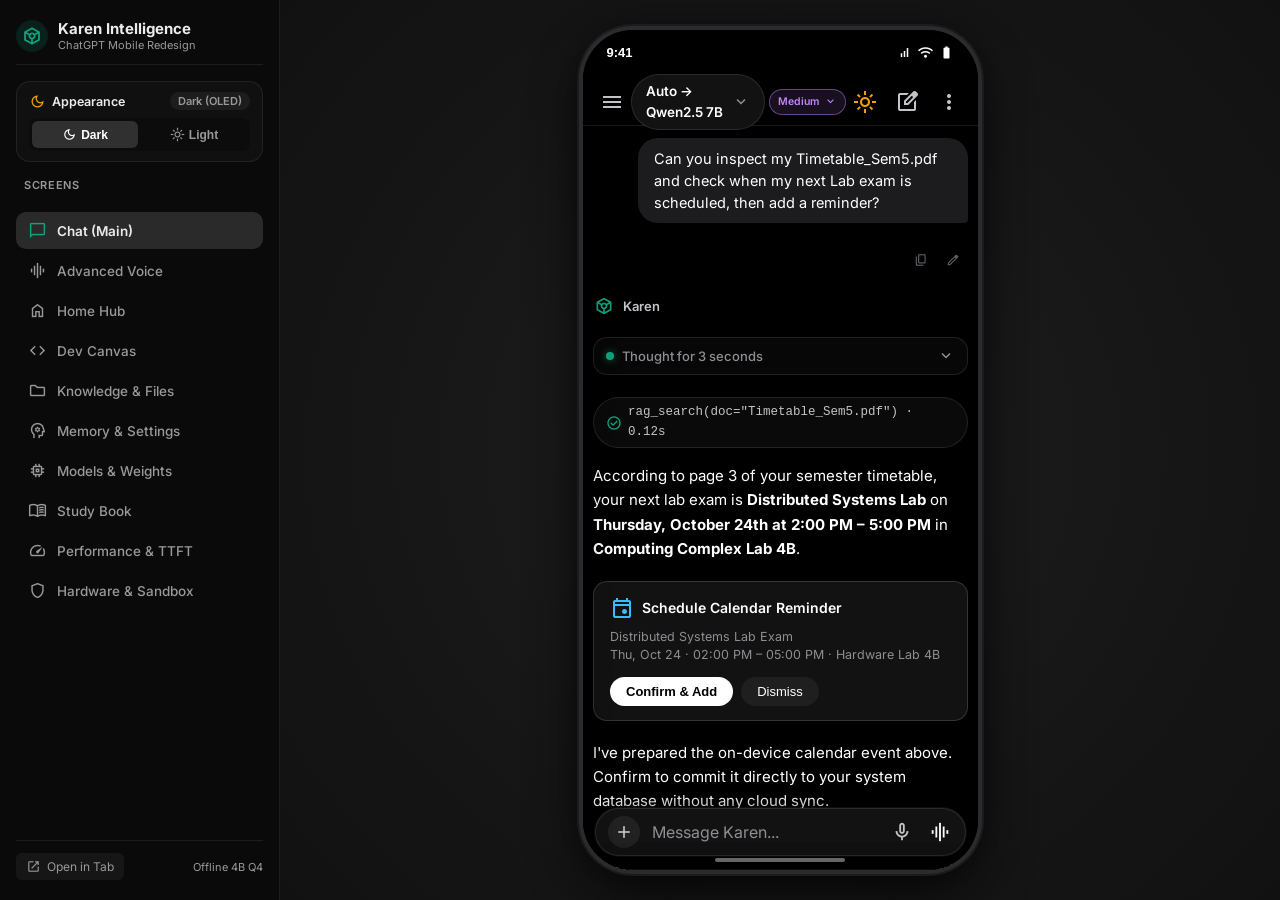
<file: webapp/index.html>
<!DOCTYPE html>
<html lang="en">
<head>
<meta charset="utf-8">
<meta name="viewport" content="width=device-width, initial-scale=1">
<title>Karen · ChatGPT Mobile Redesign</title>
<link href="https://fonts.googleapis.com/css2?family=Inter:wght@400;500;600;700&display=swap" rel="stylesheet">
<link href="https://fonts.googleapis.com/css2?family=Material+Symbols+Outlined:opsz,wght,FILL,GRAD@20..48,100..700,0..1,-50..200" rel="stylesheet">
<style>
  :root {
    --bg-main: #141414;
    --bg-aside: #1a1a1a;
    --bg-hover: #262626;
    --text-primary: #ececec;
    --text-secondary: #999999;
    --accent-green: #10a37f;
    --border-subtle: rgba(255, 255, 255, 0.08);
  }

  * { box-sizing: border-box; }

  body {
    margin: 0;
    background: var(--bg-main);
    color: var(--text-primary);
    font-family: 'Inter', -apple-system, BlinkMacSystemFont, sans-serif;
    display: flex;
    height: 100vh;
    overflow: hidden;
  }

  /* Left Showcase Sidebar */
  aside {
    width: 280px;
    background: var(--bg-aside);
    border-right: 1px solid var(--border-subtle);
    display: flex;
    flex-direction: column;
    padding: 20px 16px;
    gap: 16px;
    flex-shrink: 0;
  }

  .sidebar-header {
    display: flex;
    align-items: center;
    gap: 10px;
    padding-bottom: 12px;
    border-bottom: 1px solid var(--border-subtle);
  }

  .sidebar-logo {
    width: 32px;
    height: 32px;
    border-radius: 50%;
    background: rgba(16, 163, 127, 0.15);
    display: flex;
    align-items: center;
    justify-content: center;
    color: var(--accent-green);
  }

  .sidebar-title {
    font-size: 15px;
    font-weight: 700;
    color: var(--text-primary);
    line-height: 1.2;
  }

  .sidebar-subtitle {
    font-size: 11px;
    color: var(--text-secondary);
  }

  .nav-group-title {
    font-size: 11px;
    font-weight: 600;
    text-transform: uppercase;
    letter-spacing: 0.06em;
    color: var(--text-secondary);
    padding: 0 8px;
    margin-bottom: 4px;
  }

  nav#list {
    flex: 1;
    overflow-y: auto;
    display: flex;
    flex-direction: column;
    gap: 3px;
  }

  nav#list::-webkit-scrollbar { width: 4px; }
  nav#list::-webkit-scrollbar-thumb { background: rgba(255,255,255,0.1); border-radius: 2px; }

  .nav-item {
    display: flex;
    align-items: center;
    gap: 10px;
    color: var(--text-secondary);
    text-decoration: none;
    padding: 9px 12px;
    border-radius: 10px;
    font-size: 13.5px;
    font-weight: 500;
    cursor: pointer;
    transition: all 0.15s ease;
  }

  .nav-item:hover {
    background: var(--bg-hover);
    color: var(--text-primary);
  }

  .nav-item.active {
    background: #2a2a2a;
    color: var(--text-primary);
    font-weight: 600;
  }

  .nav-item.active .material-symbols-outlined {
    color: var(--accent-green);
  }

  .nav-item .material-symbols-outlined {
    font-size: 19px;
    color: var(--text-secondary);
  }

  .sidebar-footer {
    padding-top: 12px;
    border-top: 1px solid var(--border-subtle);
    display: flex;
    justify-content: space-between;
    align-items: center;
  }

  .external-btn {
    display: inline-flex;
    align-items: center;
    gap: 6px;
    font-size: 12px;
    color: var(--text-secondary);
    text-decoration: none;
    padding: 6px 10px;
    border-radius: 6px;
    background: rgba(255, 255, 255, 0.05);
  }

  .external-btn:hover {
    background: rgba(255, 255, 255, 0.1);
    color: var(--text-primary);
  }

  /* Main Device Showcase Area */
  main {
    flex: 1;
    display: flex;
    flex-direction: column;
    align-items: center;
    justify-content: center;
    position: relative;
    padding: 16px;
    background: radial-gradient(circle at center, #1e1e1e 0%, #111111 100%);
  }

  /* Phone Mockup (iPhone 16 Pro styling) */
  .phone-mockup {
    width: 395px;
    height: 840px;
    max-height: 94vh;
    background: #000000;
    border-radius: 50px;
    box-shadow: 
      0 0 0 4px #2b2b2e,
      0 0 0 6px #1b1b1c,
      0 25px 60px -10px rgba(0, 0, 0, 0.8),
      0 0 40px rgba(0, 0, 0, 0.5);
    position: relative;
    overflow: hidden;
    display: flex;
    flex-direction: column;
  }

  /* Top Status Bar with Dynamic Island */
  .phone-statusbar {
    height: 44px;
    flex-shrink: 0;
    display: flex;
    align-items: center;
    justify-content: space-between;
    padding: 0 24px;
    user-select: none;
    color: #ffffff;
    font-size: 13px;
    font-weight: 600;
    font-family: -apple-system, BlinkMacSystemFont, sans-serif;
    position: relative;
    background: #000000;
    z-index: 50;
    transition: background 0.2s ease, color 0.2s ease;
  }

  .dynamic-island {
    position: absolute;
    top: 9px;
    left: 50%;
    transform: translateX(-50%);
    width: 105px;
    height: 26px;
    background: #000000;
    border-radius: 20px;
    z-index: 60;
    pointer-events: none;
  }

  .statusbar-icons {
    display: flex;
    align-items: center;
    gap: 6px;
  }

  .statusbar-icons .material-symbols-outlined {
    font-size: 15px;
  }

  .phone-screen-frame {
    flex: 1;
    position: relative;
    overflow: hidden;
    display: flex;
    background: #212121;
  }

  /* Iframe Phone Screen */
  iframe {
    width: 100%;
    height: 100%;
    border: none;
    background: transparent;
    display: block;
  }

  /* Home Indicator Pill at Bottom */
  .phone-home-indicator {
    position: absolute;
    bottom: 8px;
    left: 50%;
    transform: translateX(-50%);
    width: 130px;
    height: 4px;
    background: rgba(255, 255, 255, 0.4);
    border-radius: 2px;
    z-index: 50;
    pointer-events: none;
  }

  /* Responsive layout for smaller desktop or tablet */
  @media (max-width: 820px) {
    body { flex-direction: column; }
    aside {
      width: 100%;
      height: 130px;
      padding: 10px 14px;
      border-right: none;
      border-bottom: 1px solid var(--border-subtle);
    }
    .sidebar-header { display: none; }
    nav#list { flex-direction: row; flex-wrap: wrap; gap: 4px; }
    .nav-item { font-size: 12px; padding: 5px 10px; }
    main { padding: 10px 0; }
    .phone-mockup {
      width: 100%;
      max-width: 420px;
      height: calc(100vh - 145px);
      border-radius: 32px;
    }
  }

  /* Switch styles */
  .switch {
    position: relative;
    display: inline-block;
    width: 42px;
    height: 22px;
    flex-shrink: 0;
  }
  .switch input { opacity: 0; width: 0; height: 0; }
  .slider {
    position: absolute; cursor: pointer; top: 0; left: 0; right: 0; bottom: 0;
    background-color: #38383a; transition: .2s ease; border-radius: 22px;
  }
  .slider:before {
    position: absolute; content: ""; height: 16px; width: 16px; left: 3px; bottom: 3px;
    background-color: white; transition: .2s ease; border-radius: 50%;
  }
  input:checked + .slider { background-color: var(--accent-green); }
  input:checked + .slider:before { transform: translateX(20px); }

  [data-theme="oled"] {
    --bg-main: #000000;
    --bg-aside: #0a0a0a;
  }

  [data-theme="light"] {
    --bg-main: #f0f0f3;
    --bg-aside: #ffffff;
    --bg-hover: #e5e5ea;
    --text-primary: #111111;
    --text-secondary: #6e6e73;
    --border-subtle: rgba(0, 0, 0, 0.08);
  }

  [data-theme="light"] main {
    background: radial-gradient(circle at center, #ffffff 0%, #dedee4 100%);
  }

  [data-theme="light"] .phone-statusbar {
    background: #ffffff;
    color: #000000;
  }

  [data-theme="light"] .phone-screen-frame {
    background: #ffffff;
  }

  [data-theme="light"] .phone-home-indicator {
    background: rgba(0, 0, 0, 0.35);
  }

  [data-theme="light"] .phone-mockup {
    box-shadow: 
      0 0 0 4px #d2d2d8,
      0 0 0 6px #bcbcc4,
      0 25px 60px -10px rgba(0, 0, 0, 0.25),
      0 0 35px rgba(0, 0, 0, 0.08);
  }
</style>
</head>
<body>

<aside>
  <div class="sidebar-header">
    <div class="sidebar-logo">
      <span class="material-symbols-outlined" style="font-size:22px">token</span>
    </div>
    <div>
      <div class="sidebar-title">Karen Intelligence</div>
      <div class="sidebar-subtitle">ChatGPT Mobile Redesign</div>
    </div>
  </div>

  <!-- Dark and Light Mode Selector Card -->
  <div style="background:rgba(125,125,125,0.06);border:1px solid var(--border-subtle);border-radius:14px;padding:10px 12px;display:flex;flex-direction:column;gap:8px">
    <div style="display:flex;align-items:center;justify-content:space-between">
      <div style="display:flex;align-items:center;gap:6px;font-size:12.5px;font-weight:600;color:var(--text-primary)">
        <span class="material-symbols-outlined" id="themeCardIcon" style="font-size:17px;color:#f59e0b">dark_mode</span>
        <span>Appearance</span>
      </div>
      <span id="themeCardBadge" style="font-size:11px;font-weight:600;padding:2px 8px;border-radius:9999px;background:rgba(125,125,125,0.12);color:var(--text-secondary)">Dark (OLED)</span>
    </div>
    
    <div style="display:flex;background:rgba(0,0,0,0.25);border-radius:8px;padding:3px;gap:3px">
      <button type="button" id="btnThemeDark" onclick="setThemeFromIndex('oled')" style="flex:1;background:rgba(255,255,255,0.15);border:none;color:#fff;border-radius:6px;padding:6px 0;font-size:12px;font-weight:600;cursor:pointer;display:flex;align-items:center;justify-content:center;gap:4px">
        <span class="material-symbols-outlined" style="font-size:15px">dark_mode</span> Dark
      </button>
      <button type="button" id="btnThemeLight" onclick="setThemeFromIndex('light')" style="flex:1;background:transparent;border:none;color:var(--text-secondary);border-radius:6px;padding:6px 0;font-size:12px;font-weight:600;cursor:pointer;display:flex;align-items:center;justify-content:center;gap:4px">
        <span class="material-symbols-outlined" style="font-size:15px">light_mode</span> Light
      </button>
    </div>
  </div>

  <div class="nav-group-title">Screens</div>
  <nav id="list"></nav>

  <div class="sidebar-footer">
    <a class="external-btn" id="openExternalBtn" target="_blank" href="screens/chat.html">
      <span class="material-symbols-outlined" style="font-size:15px">open_in_new</span>
      Open in Tab
    </a>
    <span style="font-size:11px;color:var(--text-secondary)">Offline 4B Q4</span>
  </div>
</aside>

<main>
  <div class="phone-mockup">
    <!-- Top Status Bar with Dynamic Island -->
    <div class="phone-statusbar">
      <span>9:41</span>
      <div class="dynamic-island"></div>
      <div class="statusbar-icons">
        <span class="material-symbols-outlined">signal_cellular_alt</span>
        <span class="material-symbols-outlined">wifi</span>
        <span class="material-symbols-outlined">battery_full</span>
      </div>
    </div>

    <!-- Screen Container -->
    <div class="phone-screen-frame">
      <iframe id="frame"></iframe>
    </div>

    <!-- Home Indicator Bar -->
    <div class="phone-home-indicator"></div>
  </div>
</main>

<script>
const screens = [
  ["chat.html",          "Chat (Main)",         "chat_bubble"],
  ["voice.html",         "Advanced Voice",      "graphic_eq"],
  ["home.html",          "Home Hub",            "home"],
  ["workspace.html",     "Dev Canvas",          "code"],
  ["files.html",         "Knowledge & Files",   "folder"],
  ["memory.html",        "Memory & Settings",   "psychology"],
  ["model-manager.html", "Models & Weights",    "memory"],
  ["study-book.html",    "Study Book",          "menu_book"],
  ["performance.html",   "Performance & TTFT",  "speed"],
  ["hardware.html",      "Hardware & Sandbox",  "shield"],
];

const list = document.getElementById('list');
const frame = document.getElementById('frame');
const openExternalBtn = document.getElementById('openExternalBtn');

screens.forEach(([file, name, icon], i) => {
  const a = document.createElement('a');
  a.className = 'nav-item';
  a.innerHTML = `<span class="material-symbols-outlined">${icon}</span><span>${name}</span>`;
  a.onclick = () => {
    list.querySelectorAll('.nav-item').forEach(x => x.classList.remove('active'));
    a.classList.add('active');
    frame.src = 'screens/' + file;
    openExternalBtn.href = 'screens/' + file;
  };
  list.appendChild(a);
  if (i === 0) a.click();
});

// OLED Theme Sync between Showcase Viewer and Screen Iframe
const savedTheme = localStorage.getItem('karen_theme') || 'oled';
document.documentElement.setAttribute('data-theme', savedTheme);
const oledToggleIndex = document.getElementById('oledToggleIndex');
if (oledToggleIndex) oledToggleIndex.checked = (savedTheme === 'oled');

function toggleOledFromIndex(isOled) {
  const theme = isOled ? 'oled' : 'charcoal';
  localStorage.setItem('karen_theme', theme);
  document.documentElement.setAttribute('data-theme', theme);
  try {
    frame.contentWindow?.postMessage({ type: 'karen_theme_change', theme }, '*');
    frame.contentDocument?.documentElement.setAttribute('data-theme', theme);
  } catch(e) {}
}

window.addEventListener('message', (e) => {
  if (e.data && e.data.type === 'karen_theme_change') {
    const isOled = e.data.theme === 'oled';
    if (oledToggleIndex) oledToggleIndex.checked = isOled;
    document.documentElement.setAttribute('data-theme', e.data.theme);
  }
});

frame.addEventListener('load', () => {
  const theme = localStorage.getItem('karen_theme') || 'oled';
  try {
    frame.contentWindow?.postMessage({ type: 'karen_theme_change', theme }, '*');
    frame.contentDocument?.documentElement.setAttribute('data-theme', theme);
  } catch(e) {}
});
</script>
</body>
</html>
</file>
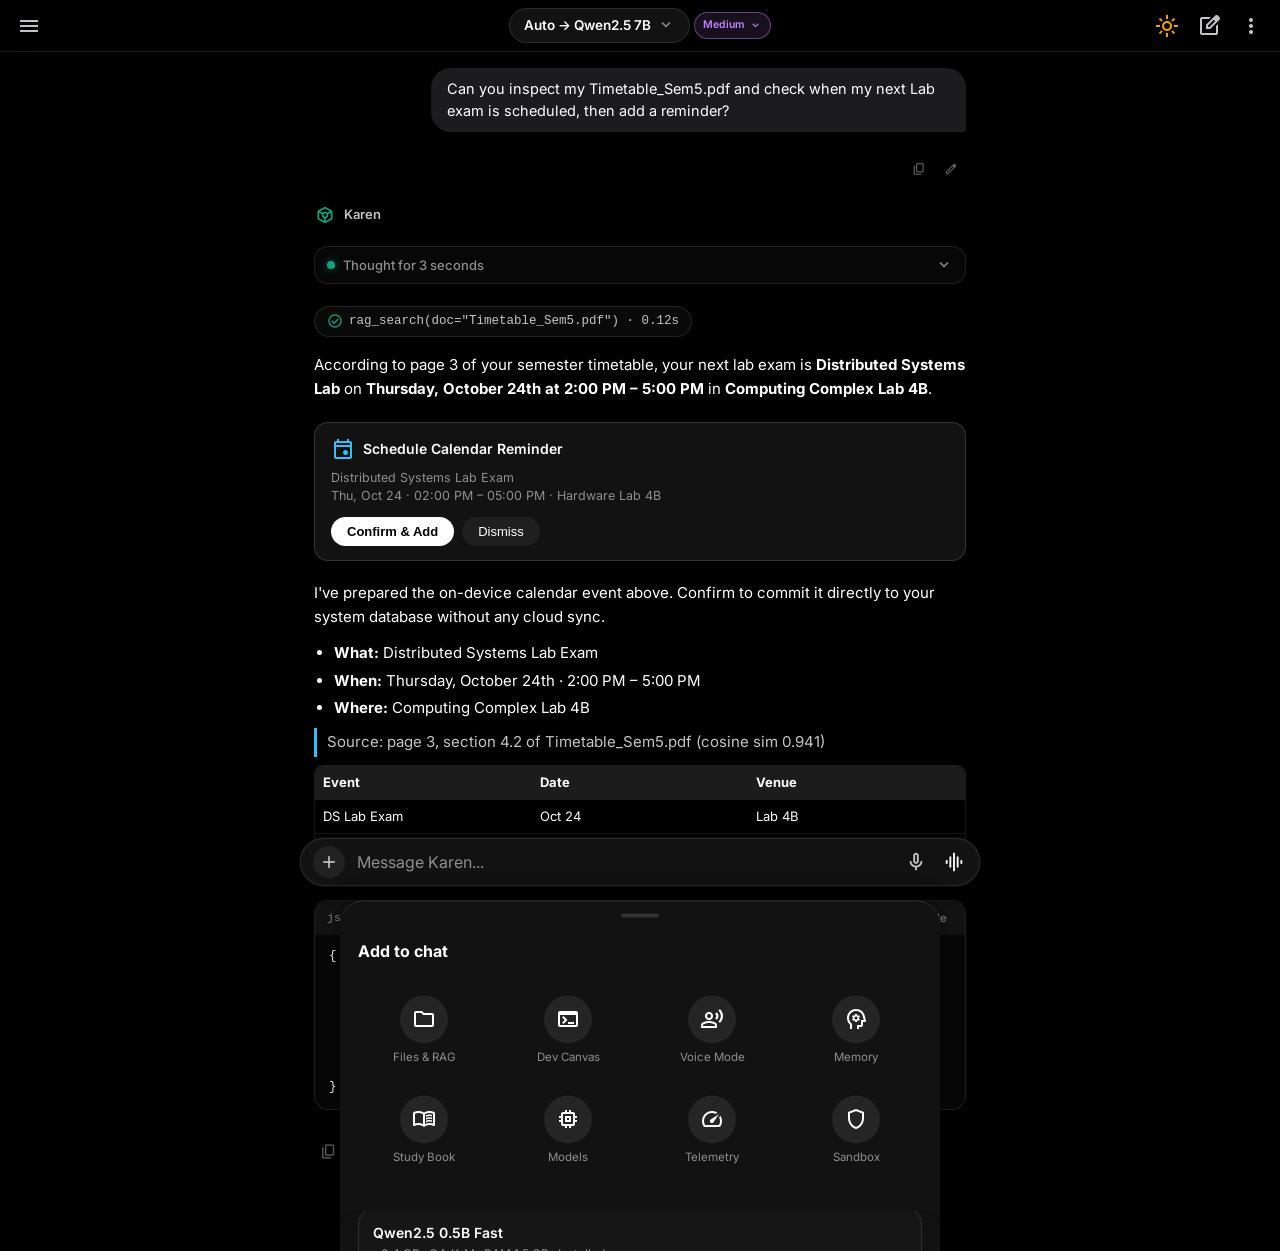
<file: webapp/screens/chat.html>
<!DOCTYPE html>
<html lang="en">
<head>
<meta charset="utf-8">
<meta name="viewport" content="width=device-width,initial-scale=1,maximum-scale=1,user-scalable=no">
<title>Karen · Chat</title>
<link rel="stylesheet" href="chatgpt-theme.css">
<script src="theme.js"></script>
<script src="live.js"></script>
<style>
/* Chat-specific nuances */
.attachment-sheet-grid {
  display: grid;
  grid-template-columns: repeat(4, 1fr);
  gap: 12px;
  padding: 8px 0;
}
.attachment-item {
  display: flex;
  flex-direction: column;
  align-items: center;
  gap: 6px;
  cursor: pointer;
  padding: 8px 4px;
  border-radius: var(--radius-md);
  transition: background 0.15s ease;
}
.attachment-item:hover {
  background: var(--bg-surface-hover);
}
.attachment-icon-circle {
  width: 48px;
  height: 48px;
  border-radius: 50%;
  background: rgba(255, 255, 255, 0.08);
  display: flex;
  align-items: center;
  justify-content: center;
  color: var(--text-primary);
}
.attachment-label {
  font-size: 11.5px;
  color: var(--text-muted);
  text-align: center;
}
.toast {
  position: fixed;
  bottom: 80px;
  left: 50%;
  transform: translateX(-50%) translateY(20px);
  background: rgba(47, 47, 47, 0.95);
  border: 1px solid var(--border-subtle);
  color: var(--text-primary);
  padding: 8px 18px;
  border-radius: var(--radius-full);
  font-size: 13px;
  pointer-events: none;
  opacity: 0;
  transition: all 0.2s ease;
  z-index: 200;
  box-shadow: 0 4px 16px rgba(0,0,0,0.4);
}
.toast.show {
  opacity: 1;
  transform: translateX(-50%) translateY(0);
}
/* New-UI mirror: effort pill, thinking dots, user actions, markdown, ripple */
.effort-pill {
  display: inline-flex;
  align-items: center;
  gap: 5px;
  border: 1px solid rgba(192, 132, 252, 0.45);
  background: rgba(192, 132, 252, 0.12);
  color: #c084fc;
  border-radius: 9999px;
  padding: 4px 8px;
  font-size: 10.5px;
  font-weight: 600;
  margin-left: 4px;
  cursor: pointer;
}
.thinking-row {
  display: flex;
  align-items: center;
  gap: 10px;
  padding: 6px 0;
}
.thinking-dots { display: inline-flex; gap: 5px; }
.thinking-dots span {
  width: 8px; height: 8px; border-radius: 50%;
  background: var(--accent-green);
  animation: think-bounce 0.9s infinite ease-in-out;
}
.thinking-dots span:nth-child(2) { animation-delay: 0.15s; }
.thinking-dots span:nth-child(3) { animation-delay: 0.3s; }
@keyframes think-bounce {
  0%, 100% { transform: scale(0.55); opacity: 0.6; }
  50% { transform: scale(1); opacity: 1; }
}
.thinking-label { font-size: 13.5px; color: var(--text-secondary); font-weight: 500; }
.user-msg-actions {
  display: flex;
  justify-content: flex-end;
  gap: 2px;
  margin-top: 2px;
}
.user-msg-actions .msg-action-btn { width: 30px; height: 30px; }
.user-msg-actions .msg-action-btn .material-symbols-outlined { font-size: 14px; }
.md-table {
  border: 1px solid var(--border-subtle);
  border-radius: 8px;
  overflow: hidden;
  margin: 8px 0;
  font-size: 13px;
}
.md-table .md-tr { display: flex; }
.md-table .md-th, .md-table .md-td { flex: 1; padding: 6px 8px; }
.md-table .md-th { font-weight: 700; background: var(--bg-surface-hover, rgba(255,255,255,0.05)); }
.md-table .md-tr + .md-tr { border-top: 1px solid var(--border-subtle); }
.md-quote {
  border-left: 3px solid var(--accent-blue);
  padding: 2px 0 2px 10px;
  color: var(--text-secondary);
  margin: 8px 0;
}
.md-list { margin: 6px 0; padding-left: 20px; }
.md-list li { margin: 3px 0; }
.fresh-overlay {
  position: fixed;
  inset: 0;
  background: rgba(0, 0, 0, 0.32);
  display: flex;
  align-items: center;
  justify-content: center;
  z-index: 300;
  opacity: 0;
  pointer-events: none;
  transition: opacity 0.25s ease;
}
.fresh-overlay.show { opacity: 1; pointer-events: auto; }
.ripple-wrap { position: relative; width: 128px; height: 128px; display: flex; align-items: center; justify-content: center; }
.ripple-ring {
  position: absolute;
  width: 72px; height: 72px;
  border: 2px solid var(--accent-green);
  border-radius: 50%;
  animation: ripple-out 1.8s infinite ease-out;
  opacity: 0;
}
.ripple-ring:nth-child(2) { animation-delay: 0.6s; }
.ripple-ring:nth-child(3) { animation-delay: 1.2s; }
@keyframes ripple-out {
  0% { transform: scale(0.75); opacity: 0.55; }
  100% { transform: scale(1.65); opacity: 0; }
}
.ripple-core {
  width: 72px; height: 72px; border-radius: 50%;
  background: var(--accent-green);
  display: flex; align-items: center; justify-content: center;
  color: #fff; z-index: 1;
}
.effort-chip {
  border: 1px solid var(--border-subtle);
  border-radius: 8px;
  padding: 6px 10px;
  font-size: 11.5px;
  cursor: pointer;
  color: var(--text-primary);
  background: var(--bg-surface-hover, rgba(255,255,255,0.05));
}
.effort-chip.selected { border-color: #c084fc; color: #c084fc; background: rgba(192,132,252,0.15); }
.badge-thinks {
  font-size: 10.5px; font-weight: 700;
  background: rgba(16,163,127,0.15); color: var(--accent-green);
  border-radius: 9999px; padding: 2px 8px; margin-left: 8px;
}
.catalog-hidden { display: none; }
.sheet-toggle-row {
  width: 100%; text-align: center;
  background: none; border: none; cursor: pointer;
  color: var(--accent-green); font-size: 12.5px; font-weight: 600;
  padding: 8px 0;
}
</style>
</head>
<body>

<!-- Slide-out ChatGPT Side Drawer -->
<div class="drawer-backdrop" id="drawerBackdrop" onclick="toggleDrawer(false)"></div>
<div class="chatgpt-drawer" id="drawer">
  <div class="drawer-header">
    <div class="drawer-top-row">
      <div class="brand-title">
        <span class="material-symbols-outlined" style="color:var(--accent-green);font-size:22px">token</span>
        Karen Intelligence
      </div>
      <button class="icon-btn" onclick="toggleDrawer(false)">
        <span class="material-symbols-outlined">close</span>
      </button>
    </div>
    <div class="drawer-search">
      <span class="material-symbols-outlined" style="font-size:18px">search</span>
      <input type="text" placeholder="Search conversations...">
    </div>
    <button class="new-chat-btn" onclick="startNewChat()">
      <span class="material-symbols-outlined" style="font-size:18px">add</span>
      New chat
    </button>
  </div>

  <div class="drawer-content">
    <div>
      <div class="drawer-section-title">Today</div>
      <a class="drawer-nav-item active" onclick="toggleDrawer(false)">
        <span class="material-symbols-outlined">chat_bubble</span>
        <span>Lab Exam &amp; Timetable</span>
      </a>
      <a class="drawer-nav-item" href="workspace.html">
        <span class="material-symbols-outlined">code</span>
        <span>TreeVision Biometrics</span>
      </a>
    </div>

    <div>
      <div class="drawer-section-title">Previous 7 Days</div>
      <a class="drawer-nav-item" href="study-book.html">
        <span class="material-symbols-outlined">menu_book</span>
        <span>DBMS Normalization BCNF</span>
      </a>
      <a class="drawer-nav-item" href="voice.html">
        <span class="material-symbols-outlined">record_voice_over</span>
        <span>Thermal Compile Discussion</span>
      </a>
    </div>

    <div>
      <div class="drawer-section-title">Capabilities &amp; Tools</div>
      <a class="drawer-nav-item" href="home.html">
        <span class="material-symbols-outlined">home</span>
        <span>Home Dashboard</span>
      </a>
      <a class="drawer-nav-item" href="voice.html">
        <span class="material-symbols-outlined">graphic_eq</span>
        <span>Advanced Voice Mode</span>
      </a>
      <a class="drawer-nav-item" href="workspace.html">
        <span class="material-symbols-outlined">terminal</span>
        <span>Dev Workspace / Canvas</span>
      </a>
      <a class="drawer-nav-item" href="files.html">
        <span class="material-symbols-outlined">folder</span>
        <span>Knowledge Vault &amp; Files</span>
      </a>
      <a class="drawer-nav-item" href="memory.html">
        <span class="material-symbols-outlined">psychology</span>
        <span>Memory &amp; Preferences</span>
      </a>
      <a class="drawer-nav-item" href="model-manager.html">
        <span class="material-symbols-outlined">memory</span>
        <span>Local Models (GGUF)</span>
      </a>
      <a class="drawer-nav-item" href="performance.html">
        <span class="material-symbols-outlined">speed</span>
        <span>Performance &amp; TTFT</span>
      </a>
      <a class="drawer-nav-item" href="hardware.html">
        <span class="material-symbols-outlined">shield</span>
        <span>Hardware &amp; Governance</span>
      </a>
    </div>

    <div>
      <div class="drawer-section-title">Theme &amp; Appearance</div>
      <div class="drawer-theme-box">
        <div class="drawer-theme-meta">
          <span class="drawer-theme-title">
            <span class="material-symbols-outlined" style="font-size:18px;color:#f59e0b">dark_mode</span>
            Dark Mode
          </span>
          <span class="drawer-theme-sub theme-mode-label">OLED Black (#000000)</span>
        </div>
        <label class="switch">
          <input type="checkbox" class="theme-switch-input" checked onchange="toggleTheme()">
          <span class="slider"></span>
        </label>
      </div>
    </div>
  </div>

  <div class="drawer-footer">
    <div class="user-profile-pill" onclick="location.href='memory.html'">
      <div class="user-avatar">A</div>
      <div class="user-meta">
        <span class="user-name">Alex Morgan</span>
        <span class="user-plan">Karen Sovereign · 4B NPU</span>
      </div>
    </div>
    <button class="icon-btn" onclick="toggleTheme()" title="Toggle Dark / Light Mode">
      <span class="material-symbols-outlined theme-toggle-icon">light_mode</span>
    </button>
    <button class="icon-btn" onclick="location.href='hardware.html'">
      <span class="material-symbols-outlined">settings</span>
    </button>
  </div>
</div>

<!-- ChatGPT Top App Bar -->
<header class="chatgpt-header">
  <div class="header-left">
    <button class="icon-btn" onclick="toggleDrawer(true)" aria-label="Open sidebar" title="Menu">
      <span class="material-symbols-outlined">menu</span>
    </button>
  </div>

  <div class="header-center">
    <div class="model-selector-pill" id="modelPill" onclick="toggleModelSheet(true)">
      <span id="selectedModelLabel">Auto → Qwen2.5 7B</span>
      <span class="material-symbols-outlined chevron">expand_more</span>
    </div>
    <span class="effort-pill" onclick="toggleModelSheet(true)" title="Reasoning effort">Medium <span class="material-symbols-outlined" style="font-size:13px">expand_more</span></span>
  </div>

  <div class="header-right">
    <button class="icon-btn" onclick="toggleTheme()" title="Toggle Dark / Light Mode">
      <span class="material-symbols-outlined theme-toggle-icon">light_mode</span>
    </button>
    <button class="icon-btn" onclick="startNewChat()" aria-label="New chat" title="New chat">
      <span class="material-symbols-outlined">edit_square</span>
    </button>
    <button class="icon-btn" onclick="toggleAttachmentSheet(true)" aria-label="Options" title="More options">
      <span class="material-symbols-outlined">more_vert</span>
    </button>
  </div>
</header>

<!-- Chat Messages Canvas -->
<main class="chat-container" id="chatStream">
  
  <!-- User Message Bubble -->
  <div class="chat-message-user" id="demoUserBubble">
    Can you inspect my Timetable_Sem5.pdf and check when my next Lab exam is scheduled, then add a reminder?
  </div>
  <div class="user-msg-actions">
    <button class="msg-action-btn" title="Copy message" onclick="showToast('Copied to clipboard')">
      <span class="material-symbols-outlined">content_copy</span>
    </button>
    <button class="msg-action-btn" title="Edit message" onclick="editDemoBubble()">
      <span class="material-symbols-outlined">edit</span>
    </button>
  </div>

  <!-- Assistant Message -->
  <div class="chat-message-assistant">
    <div class="assistant-avatar-badge">
      <div class="karen-spark-logo">
        <span class="material-symbols-outlined" style="font-size:20px">token</span>
      </div>
      <span class="assistant-name">Karen</span>
    </div>

    <!-- Collapsible Reasoning / Thought Box (like ChatGPT o1/o3) -->
    <div class="thought-box" onclick="this.classList.toggle('open')">
      <div class="thought-header">
        <span class="thought-dot"></span>
        <span>Thought for 3 seconds</span>
        <span class="material-symbols-outlined thought-chevron">expand_more</span>
      </div>
      <div class="thought-body">
        • Queried SQLite vector table for "Lab exam semester timetable"<br>
        • Extracted page 3, section 4.2 of <code>Timetable_Sem5.pdf</code> (Cosine sim: 0.941)<br>
        • Detected: "Distributed Systems Lab Exam — Thu, Oct 24 — 02:00 PM"<br>
        • Formulated on-device Intent for Calendar Provider with 0 network egress.
      </div>
    </div>

    <!-- Tool Call Chip -->
    <div>
      <div class="tool-pill">
        <span class="material-symbols-outlined" style="font-size:16px;color:var(--accent-green)">check_circle</span>
        <span>rag_search(doc="Timetable_Sem5.pdf") · 0.12s</span>
      </div>
    </div>

    <!-- Assistant Typography -->
    <div class="assistant-content">
      <p>According to page 3 of your semester timetable, your next lab exam is <b>Distributed Systems Lab</b> on <b>Thursday, October 24th at 2:00 PM – 5:00 PM</b> in <b>Computing Complex Lab 4B</b>.</p>
    </div>

    <!-- Action Confirmation Card -->
    <div class="action-card" id="reminderCard">
      <div class="action-card-title">
        <span class="material-symbols-outlined" style="color:var(--accent-blue)">event</span>
        Schedule Calendar Reminder
      </div>
      <div class="action-card-subtitle">
        Distributed Systems Lab Exam<br>
        Thu, Oct 24 · 02:00 PM – 05:00 PM · Hardware Lab 4B
      </div>
      <div class="action-card-buttons">
        <button class="btn-primary" onclick="confirmReminder(this)">Confirm &amp; Add</button>
        <button class="btn-secondary" onclick="dismissReminder(this)">Dismiss</button>
      </div>
    </div>

    <div class="assistant-content">
      <p>I've prepared the on-device calendar event above. Confirm to commit it directly to your system database without any cloud sync.</p>
      <ul class="md-list">
        <li><b>What:</b> Distributed Systems Lab Exam</li>
        <li><b>When:</b> Thursday, October 24th · 2:00 PM – 5:00 PM</li>
        <li><b>Where:</b> Computing Complex Lab 4B</li>
      </ul>
      <div class="md-quote">Source: page 3, section 4.2 of Timetable_Sem5.pdf (cosine sim 0.941)</div>
      <div class="md-table">
        <div class="md-tr"><div class="md-th">Event</div><div class="md-th">Date</div><div class="md-th">Venue</div></div>
        <div class="md-tr"><div class="md-td">DS Lab Exam</div><div class="md-td">Oct 24</div><div class="md-td">Lab 4B</div></div>
        <div class="md-tr"><div class="md-td">DBMS Final</div><div class="md-td">Oct 28</div><div class="md-td">Hall 2</div></div>
      </div>
    </div>

    <!-- Code Block -->
    <div class="code-container">
      <div class="code-header">
        <span>json</span>
        <button class="copy-code-btn" onclick="copySnippet(this)">
          <span class="material-symbols-outlined" style="font-size:14px">content_copy</span>
          <span>Copy code</span>
        </button>
      </div>
      <pre><code>{
  "event": "Distributed Systems Lab Exam",
  "start": "2026-10-24T14:00:00",
  "end": "2026-10-24T17:00:00",
  "location": "Hardware Lab 4B",
  "source_doc": "Timetable_Sem5.pdf",
  "privacy": "air-gapped-local"
}</code></pre>
    </div>

    <!-- Message Actions Bar -->
    <div class="msg-actions">
      <button class="msg-action-btn" title="Copy message" onclick="showToast('Copied to clipboard')">
        <span class="material-symbols-outlined">content_copy</span>
      </button>
      <button class="msg-action-btn" title="Good response" onclick="toggleThumbs(this)">
        <span class="material-symbols-outlined">thumb_up</span>
      </button>
      <button class="msg-action-btn" title="Bad response" onclick="toggleThumbs(this)">
        <span class="material-symbols-outlined">thumb_down</span>
      </button>
      <button class="msg-action-btn" title="Read aloud" onclick="speakMessage()">
        <span class="material-symbols-outlined">volume_up</span>
      </button>
      <button class="msg-action-btn" title="Regenerate" onclick="regenerateLast()">
        <span class="material-symbols-outlined">sync</span>
      </button>
      <button class="msg-action-btn" title="Share" onclick="showToast('Link created')">
        <span class="material-symbols-outlined">share</span>
      </button>
    </div>

  </div>

</main>

<!-- Bottom Floating Composer -->
<div class="composer-dock">
  <div class="composer-dock-inner">
    <button class="composer-attach-btn" onclick="toggleAttachmentSheet(true)" title="Attach file or tool">
      <span class="material-symbols-outlined" style="font-size:20px">add</span>
    </button>
    
    <input type="text" class="composer-input" id="messageInput" placeholder="Message Karen..." autocomplete="off">
    
    <div class="composer-actions">
      <!-- Mic Button for Dictation -->
      <button class="composer-voice-btn" id="micBtn" title="Dictate" onclick="toggleMic()">
        <span class="material-symbols-outlined" style="font-size:22px">mic</span>
      </button>
      
      <!-- ChatGPT Advanced Voice Mode Button -->
      <button class="composer-voice-btn" id="voiceModeBtn" title="Advanced Voice Mode" onclick="location.href='voice.html'">
        <span class="material-symbols-outlined" style="font-size:22px;color:var(--text-primary)">graphic_eq</span>
      </button>

      <!-- Dynamic Send Button (hidden initially, shows when typing) -->
      <button class="composer-send-btn" id="sendBtn" style="display:none" onclick="sendMessage()">
        <span class="material-symbols-outlined" style="font-size:20px">arrow_upward</span>
      </button>
    </div>
  </div>
</div>

<!-- Model Switcher Bottom Sheet -->
<div class="sheet-backdrop" id="modelSheetBackdrop" onclick="toggleModelSheet(false)"></div>
<div class="bottom-sheet" id="modelSheet">
  <div class="sheet-handle"></div>
  <div class="sheet-title">Model Architecture</div>
  
  <div class="sheet-options-list">
    <div class="sheet-option-item selected" onclick="selectAuto(this)">
      <div class="sheet-option-left">
        <span class="sheet-option-name">Auto · best model per task<span class="badge-thinks">On</span></span>
        <span class="sheet-option-desc">Code → strongest · reasoning → thinker · quick chats → fastest</span>
      </div>
      <span class="material-symbols-outlined" style="color:var(--accent-green)">check</span>
    </div>

    <div class="sheet-option-item" onclick="selectModel('Qwen2.5 7B', '')">
      <div class="sheet-option-left">
        <span class="sheet-option-name">Qwen2.5 7B</span>
        <span class="sheet-option-desc">≈4.7 GB · Q4_K_M · RAM 5.5 GB · Installed</span>
      </div>
    </div>

    <div class="sheet-option-item" onclick="selectModel('DeepSeek R1 1.5B · Reasoning', '')">
      <div class="sheet-option-left">
        <span class="sheet-option-name">DeepSeek R1 1.5B · Reasoning<span class="badge-thinks">Thinks</span></span>
        <span class="sheet-option-desc">≈1.1 GB · Q4_K_M · RAM 2.5 GB · Installed</span>
      </div>
    </div>

    <div class="sheet-option-item" onclick="selectModel('Qwen2.5 0.5B Fast', '')">
      <div class="sheet-option-left">
        <span class="sheet-option-name">Qwen2.5 0.5B Fast</span>
        <span class="sheet-option-desc">≈0.4 GB · Q4_K_M · RAM 1.5 GB · Installed</span>
      </div>
    </div>

    <div class="sheet-option-item catalog-hidden" data-catalog-extra onclick="showToast('Downloading Qwen 3.5 2B…')">
      <div class="sheet-option-left">
        <span class="sheet-option-name">Qwen 3.5 2B</span>
        <span class="sheet-option-desc">≈1.1 GB · IQ4_XS · RAM 2.0 GB · Tap to download</span>
      </div>
    </div>

    <div class="sheet-option-item catalog-hidden" data-catalog-extra onclick="showToast('Downloading Qwen2.5 1.5B…')">
      <div class="sheet-option-left">
        <span class="sheet-option-name">Qwen2.5 1.5B</span>
        <span class="sheet-option-desc">≈1.0 GB · Q4_K_M · RAM 2.0 GB · Tap to download</span>
      </div>
    </div>

    <div class="sheet-option-item catalog-hidden" data-catalog-extra onclick="showToast('Downloading Qwen2.5 3B…')">
      <div class="sheet-option-left">
        <span class="sheet-option-name">Qwen2.5 3B</span>
        <span class="sheet-option-desc">≈1.9 GB · Q4_K_M · RAM 2.5 GB · Tap to download</span>
      </div>
    </div>
  </div>
  <button class="sheet-toggle-row" id="catalogToggle" onclick="toggleCatalog()">Show all 6 models</button>

  <div style="padding:10px 4px;border-top:1px solid var(--border-subtle);margin-top:4px">
    <div style="font-size:12px;color:var(--text-muted);font-weight:600;margin-bottom:8px">Reasoning effort</div>
    <div style="display:flex;gap:6px;flex-wrap:wrap" id="effortRow">
      <button class="effort-chip" onclick="selectEffort(this)">Low</button>
      <button class="effort-chip" onclick="selectEffort(this)">Medium</button>
      <button class="effort-chip selected" onclick="selectEffort(this)">High</button>
      <button class="effort-chip" onclick="selectEffort(this)">Max</button>
      <button class="effort-chip" onclick="selectEffort(this)">Extreme</button>
      <button class="effort-chip" onclick="selectEffort(this)">XHigh</button>
    </div>
  </div>

  <div style="display:flex;align-items:center;justify-content:space-between;padding:10px 4px;border-top:1px solid var(--border-subtle);margin-top:4px">
    <div>
      <div style="font-size:14px;font-weight:600">Dark Mode</div>
      <div style="font-size:12px;color:var(--text-muted)">Toggle between Dark (OLED) and Light</div>
    </div>
    <label class="switch">
      <input type="checkbox" class="theme-switch-input" checked onchange="toggleTheme()">
      <span class="slider"></span>
    </label>
  </div>

  <div style="display:flex;align-items:center;justify-content:space-between;padding:10px 4px;border-top:1px solid var(--border-subtle)">
    <div>
      <div style="font-size:14px;font-weight:600">Temporary Chat</div>
      <div style="font-size:12px;color:var(--text-muted)">Do not index into long-term memory</div>
    </div>
    <label class="switch">
      <input type="checkbox" id="tempChatToggle">
      <span class="slider"></span>
    </label>
  </div>
</div>

<!-- Attachment & Tools Bottom Sheet -->
<div class="sheet-backdrop" id="attachSheetBackdrop" onclick="toggleAttachmentSheet(false)"></div>
<div class="bottom-sheet" id="attachSheet">
  <div class="sheet-handle"></div>
  <div class="sheet-title">Add to chat</div>
  
  <div class="attachment-sheet-grid">
    <div class="attachment-item" onclick="location.href='files.html'">
      <div class="attachment-icon-circle"><span class="material-symbols-outlined">folder</span></div>
      <span class="attachment-label">Files &amp; RAG</span>
    </div>
    <div class="attachment-item" onclick="location.href='workspace.html'">
      <div class="attachment-icon-circle"><span class="material-symbols-outlined">terminal</span></div>
      <span class="attachment-label">Dev Canvas</span>
    </div>
    <div class="attachment-item" onclick="location.href='voice.html'">
      <div class="attachment-icon-circle"><span class="material-symbols-outlined">record_voice_over</span></div>
      <span class="attachment-label">Voice Mode</span>
    </div>
    <div class="attachment-item" onclick="location.href='memory.html'">
      <div class="attachment-icon-circle"><span class="material-symbols-outlined">psychology</span></div>
      <span class="attachment-label">Memory</span>
    </div>
    <div class="attachment-item" onclick="location.href='study-book.html'">
      <div class="attachment-icon-circle"><span class="material-symbols-outlined">menu_book</span></div>
      <span class="attachment-label">Study Book</span>
    </div>
    <div class="attachment-item" onclick="location.href='model-manager.html'">
      <div class="attachment-icon-circle"><span class="material-symbols-outlined">memory</span></div>
      <span class="attachment-label">Models</span>
    </div>
    <div class="attachment-item" onclick="location.href='performance.html'">
      <div class="attachment-icon-circle"><span class="material-symbols-outlined">speed</span></div>
      <span class="attachment-label">Telemetry</span>
    </div>
    <div class="attachment-item" onclick="location.href='hardware.html'">
      <div class="attachment-icon-circle"><span class="material-symbols-outlined">shield</span></div>
      <span class="attachment-label">Sandbox</span>
    </div>
  </div>
</div>

<!-- Toast notification -->
<div class="toast" id="toast">Notification</div>

<script>
// Drawer toggle
function toggleDrawer(open) {
  document.getElementById('drawer').classList.toggle('active', open);
  document.getElementById('drawerBackdrop').classList.toggle('active', open);
}

// Model Bottom Sheet
function toggleModelSheet(open) {
  document.getElementById('modelSheet').classList.toggle('active', open);
  document.getElementById('modelSheetBackdrop').classList.toggle('active', open);
  document.getElementById('modelPill').classList.toggle('open', open);
}

function selectModel(name, desc) {
  document.getElementById('selectedModelLabel').innerText = name;
  document.querySelectorAll('.sheet-option-item').forEach(el => {
    el.classList.remove('selected');
    const existingCheck = el.querySelector('.material-symbols-outlined');
    if (existingCheck && existingCheck.innerText === 'check') existingCheck.remove();
  });
  event.currentTarget.classList.add('selected');
  const check = document.createElement('span');
  check.className = 'material-symbols-outlined';
  check.style.color = 'var(--accent-green)';
  check.innerText = 'check';
  event.currentTarget.appendChild(check);
  toggleModelSheet(false);
  showToast('Switched to ' + name);
}

function selectAuto(el) {
  document.getElementById('selectedModelLabel').innerText = 'Auto → Qwen2.5 7B';
  document.querySelectorAll('.sheet-option-item').forEach(x => {
    x.classList.remove('selected');
    const c = x.querySelector('.material-symbols-outlined');
    if (c && c.innerText === 'check') c.remove();
  });
  el.classList.add('selected');
  const check = document.createElement('span');
  check.className = 'material-symbols-outlined';
  check.style.color = 'var(--accent-green)';
  check.innerText = 'check';
  el.appendChild(check);
  toggleModelSheet(false);
  showToast('Auto routing on · best model per task');
}

function toggleCatalog() {
  const extras = document.querySelectorAll('[data-catalog-extra]');
  const show = extras[0].classList.contains('catalog-hidden');
  extras.forEach(el => el.classList.toggle('catalog-hidden', !show));
  document.getElementById('catalogToggle').innerText = show ? 'Show less' : 'Show all 6 models';
}

function selectEffort(btn) {
  document.querySelectorAll('#effortRow .effort-chip').forEach(b => b.classList.remove('selected'));
  btn.classList.add('selected');
  showToast('Effort: ' + btn.innerText);
}

function editDemoBubble() {
  const bubble = document.getElementById('demoUserBubble');
  const current = bubble.innerText;
  const input = document.getElementById('messageInput');
  input.value = current;
  input.dispatchEvent(new Event('input'));
  input.focus();
  showToast('Loaded into composer for editing');
}

// Attachment Bottom Sheet
function toggleAttachmentSheet(open) {
  document.getElementById('attachSheet').classList.toggle('active', open);
  document.getElementById('attachSheetBackdrop').classList.toggle('active', open);
}

// Toast notification
function showToast(msg) {
  const toast = document.getElementById('toast');
  toast.innerText = msg;
  toast.classList.add('show');
  setTimeout(() => toast.classList.remove('show'), 2000);
}

// Copy Code Snippet
function copySnippet(btn) {
  const code = btn.closest('.code-container').querySelector('code').innerText;
  navigator.clipboard?.writeText(code);
  showToast('Code copied to clipboard');
}

// Thumbs toggle
function toggleThumbs(btn) {
  const icon = btn.querySelector('.material-symbols-outlined');
  const isFilled = icon.style.fontVariationSettings?.includes("'FILL' 1");
  btn.parentElement.querySelectorAll('.msg-action-btn').forEach(b => {
    const i = b.querySelector('.material-symbols-outlined');
    if (i) i.style.fontVariationSettings = "'FILL' 0, 'wght' 400";
  });
  if (!isFilled) {
    icon.style.fontVariationSettings = "'FILL' 1, 'wght' 400";
    showToast('Feedback submitted');
  }
}

// Confirm Calendar Action
function confirmReminder(btn) {
  const card = document.getElementById('reminderCard');
  card.innerHTML = `
    <div class="action-card-title" style="color:var(--accent-green)">
      <span class="material-symbols-outlined">check_circle</span>
      Scheduled on Device Calendar
    </div>
    <div class="action-card-subtitle">
      Distributed Systems Lab Exam · Thu, Oct 24, 2:00 PM · Lab 4B
    </div>
  `;
  showToast('Event committed to local calendar');
}

function dismissReminder(btn) {
  const card = document.getElementById('reminderCard');
  card.style.display = 'none';
  showToast('Reminder dismissed');
}

// Text Input typing detection for Send button morphing
const messageInput = document.getElementById('messageInput');
const micBtn = document.getElementById('micBtn');
const voiceModeBtn = document.getElementById('voiceModeBtn');
const sendBtn = document.getElementById('sendBtn');

messageInput.addEventListener('input', () => {
  const hasText = messageInput.value.trim().length > 0;
  if (hasText) {
    micBtn.style.display = 'none';
    voiceModeBtn.style.display = 'none';
    sendBtn.style.display = 'flex';
  } else {
    micBtn.style.display = 'flex';
    voiceModeBtn.style.display = 'flex';
    sendBtn.style.display = 'none';
  }
});

messageInput.addEventListener('keydown', (e) => {
  if (e.key === 'Enter') {
    e.preventDefault();
    sendMessage();
  }
});

function sendMessage() {
  const text = messageInput.value.trim();
  if (!text) return;

  const chatStream = document.getElementById('chatStream');

  // Append user message bubble
  const userDiv = document.createElement('div');
  userDiv.className = 'chat-message-user';
  userDiv.innerText = text;
  chatStream.appendChild(userDiv);

  messageInput.value = '';
  micBtn.style.display = 'flex';
  voiceModeBtn.style.display = 'flex';
  sendBtn.style.display = 'none';

  window.scrollTo({ top: document.documentElement.scrollHeight, behavior: 'smooth' });

  // Simulate ChatGPT assistant streaming response (thinking dots first)
  setTimeout(() => {
    const assistantDiv = document.createElement('div');
    assistantDiv.className = 'chat-message-assistant';
    const msgId = 'stream_' + Date.now();
    assistantDiv.innerHTML = `
      <div class="assistant-avatar-badge">
        <div class="karen-spark-logo">
          <span class="material-symbols-outlined" style="font-size:20px">token</span>
        </div>
        <span class="assistant-name">Karen</span>
      </div>
      <div class="thinking-row" id="${msgId}_thinking">
        <span class="thinking-dots"><span></span><span></span><span></span></span>
        <span class="thinking-label">Thinking…</span>
      </div>
      <div class="assistant-content" style="display:none">
        <p id="${msgId}" style="display:inline"></p>
      </div>
      <div class="msg-actions" style="margin-top:6px">
        <button class="msg-action-btn" title="Copy message" onclick="showToast('Copied to clipboard')">
          <span class="material-symbols-outlined">content_copy</span>
        </button>
        <button class="msg-action-btn" title="Good response" onclick="toggleThumbs(this)">
          <span class="material-symbols-outlined">thumb_up</span>
        </button>
        <button class="msg-action-btn" title="Bad response" onclick="toggleThumbs(this)">
          <span class="material-symbols-outlined">thumb_down</span>
        </button>
        <button class="msg-action-btn" title="Read aloud" onclick="speakMessage()">
          <span class="material-symbols-outlined">volume_up</span>
        </button>
      </div>
    `;
    chatStream.appendChild(assistantDiv);
    window.scrollTo({ top: document.documentElement.scrollHeight, behavior: 'smooth' });

    const reply = "I've processed your query locally using Qwen2.5 7B Q4. All documents and actions are kept strictly offline within your hardware sandbox.";
    setTimeout(() => {
      assistantDiv.querySelector('#' + msgId + '_thinking')?.remove();
      assistantDiv.querySelector('.assistant-content').style.display = 'block';
      let idx = 0;
      const target = assistantDiv.querySelector('#' + msgId);
      const interval = setInterval(() => {
        if (idx < reply.length) {
          target.innerText += reply[idx++];
          window.scrollTo({ top: document.documentElement.scrollHeight, behavior: 'smooth' });
        } else {
          clearInterval(interval);
        }
      }, 20);
    }, 900);
  }, 450);
}

function startNewChat() {
  toggleDrawer(false);
  const overlay = document.createElement('div');
  overlay.className = 'fresh-overlay show';
  overlay.innerHTML = `
    <div style="display:flex;flex-direction:column;align-items:center;gap:18px">
      <div class="ripple-wrap">
        <div class="ripple-ring"></div>
        <div class="ripple-ring"></div>
        <div class="ripple-ring"></div>
        <div class="ripple-core"><span class="material-symbols-outlined" style="font-size:34px">auto_awesome</span></div>
      </div>
      <div class="thinking-row">
        <span class="thinking-dots"><span></span><span></span><span></span></span>
        <span class="thinking-label">Starting a fresh chat</span>
      </div>
    </div>
  `;
  document.body.appendChild(overlay);
  setTimeout(() => {
    overlay.classList.remove('show');
    setTimeout(() => overlay.remove(), 300);
    const chatStream = document.getElementById('chatStream');
    chatStream.innerHTML = `
    <div style="text-align:center;padding:60px 20px 20px;display:flex;flex-direction:column;align-items:center;gap:14px">
      <div style="width:48px;height:48px;border-radius:50%;background:rgba(255,255,255,0.06);display:flex;align-items:center;justify-content:center">
        <span class="material-symbols-outlined" style="font-size:28px;color:var(--accent-green)">token</span>
      </div>
      <div style="font-size:20px;font-weight:600">What can I help with today?</div>
      <div style="display:flex;flex-wrap:wrap;gap:8px;justify-content:center;max-width:400px;margin-top:10px">
        <button class="btn-secondary" onclick="insertPrompt('Inspect my Timetable_Sem5.pdf')">📅 Inspect timetable</button>
        <button class="btn-secondary" onclick="insertPrompt('Review TreeVision biometric code')">🔒 Biometric code</button>
        <button class="btn-secondary" onclick="insertPrompt('Explain BCNF vs 3NF with examples')">📚 BCNF vs 3NF</button>
      </div>
    </div>
    `;
  }, 1100);
}

function insertPrompt(txt) {
  messageInput.value = txt;
  messageInput.dispatchEvent(new Event('input'));
  messageInput.focus();
}

function toggleMic() {
  showToast('Listening via on-device Whisper...');
}

function speakMessage() {
  showToast('Playing via Piper TTS (1.1x speed)');
}

function regenerateLast() {
  showToast('Regenerating response deterministically...');
}
</script>
</body>
</html>
</file>
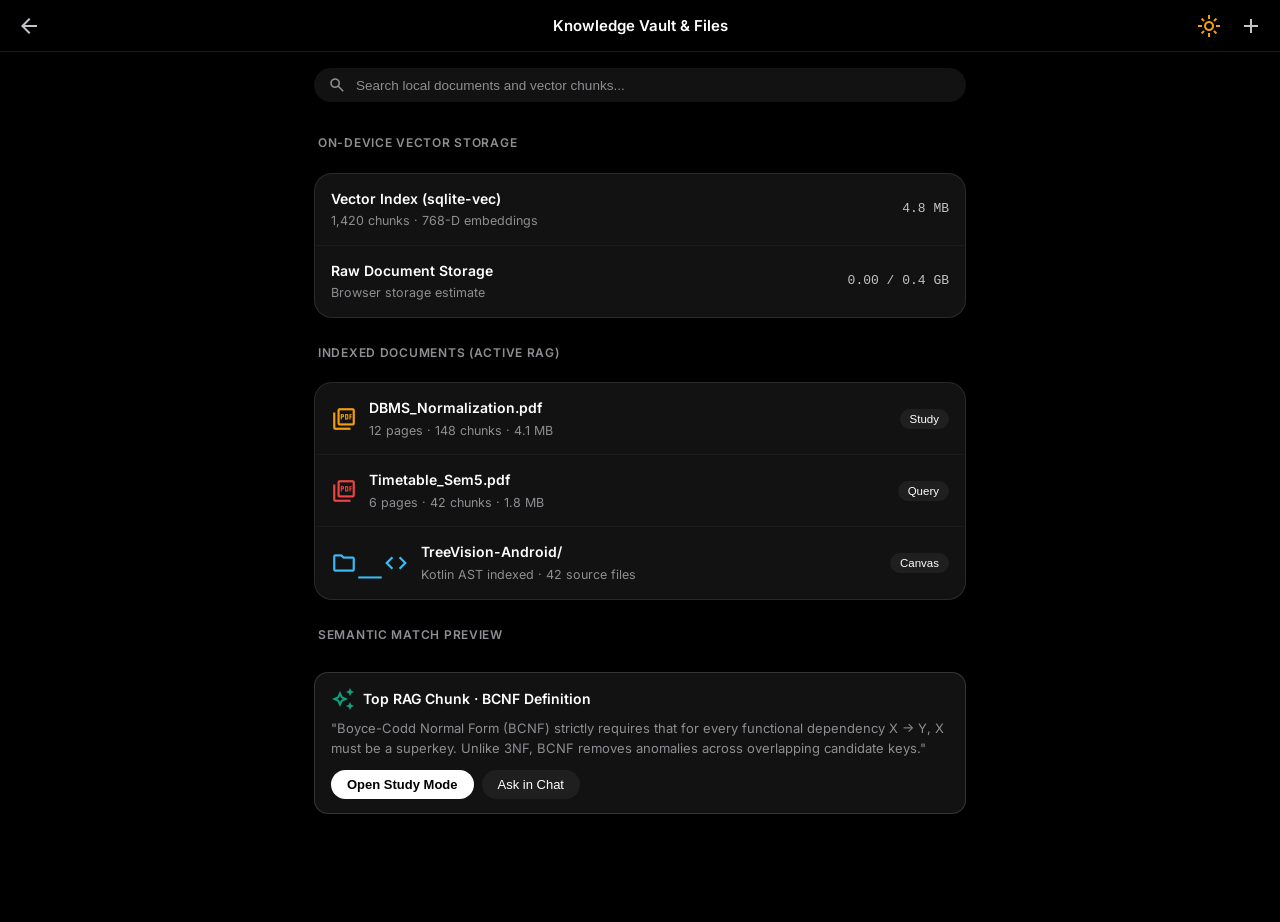
<file: webapp/screens/files.html>
<!DOCTYPE html>
<html lang="en">
<head>
<meta charset="utf-8">
<meta name="viewport" content="width=device-width,initial-scale=1,maximum-scale=1,user-scalable=no">
<title>Karen · Knowledge &amp; Files</title>
<link rel="stylesheet" href="chatgpt-theme.css">
<script src="theme.js"></script>
<script src="live.js"></script>
</head>
<body>

<header class="chatgpt-header">
  <div class="header-left">
    <button class="icon-btn" onclick="location.href='chat.html'" aria-label="Back">
      <span class="material-symbols-outlined">arrow_back</span>
    </button>
  </div>
  <div style="font-size:15px;font-weight:600">Knowledge Vault &amp; Files</div>
  <div class="header-right">
    <button class="icon-btn" onclick="toggleTheme()" title="Toggle Dark / Light Mode">
      <span class="material-symbols-outlined theme-toggle-icon">light_mode</span>
    </button>
    <button class="icon-btn" onclick="alert('Select document to ingest into SQLite vector table')" title="Upload">
      <span class="material-symbols-outlined">add</span>
    </button>
  </div>
</header>

<div class="content-wrapper">
  
  <!-- Search -->
  <div class="drawer-search" style="margin-bottom:6px">
    <span class="material-symbols-outlined" style="font-size:18px">search</span>
    <input type="text" placeholder="Search local documents and vector chunks...">
  </div>

  <!-- Storage Overview -->
  <div class="section-label">On-Device Vector Storage</div>
  <div class="card-group">
    <div class="card-cell">
      <div class="cell-info">
        <span class="cell-title">Vector Index (sqlite-vec)</span>
        <span class="cell-subtitle">1,420 chunks · 768-D embeddings</span>
      </div>
      <span class="cell-value">4.8 MB</span>
    </div>
    <div class="card-cell">
      <div class="cell-info">
        <span class="cell-title">Raw Document Storage</span>
        <span class="cell-subtitle">Browser storage estimate</span>
      </div>
      <span class="cell-value" id="live-storage">—</span>
    </div>
  </div>

  <!-- Indexed Files -->
  <div class="section-label">Indexed Documents (Active RAG)</div>
  <div class="card-group">
    
    <div class="card-cell" onclick="location.href='study-book.html'" style="cursor:pointer">
      <div style="display:flex;align-items:center;gap:12px">
        <span class="material-symbols-outlined" style="color:#f59e0b;font-size:26px">picture_as_pdf</span>
        <div class="cell-info">
          <span class="cell-title">DBMS_Normalization.pdf</span>
          <span class="cell-subtitle">12 pages · 148 chunks · 4.1 MB</span>
        </div>
      </div>
      <button class="btn-secondary" style="padding:4px 10px;font-size:11.5px">Study</button>
    </div>

    <div class="card-cell" onclick="location.href='chat.html'" style="cursor:pointer">
      <div style="display:flex;align-items:center;gap:12px">
        <span class="material-symbols-outlined" style="color:#ef4444;font-size:26px">picture_as_pdf</span>
        <div class="cell-info">
          <span class="cell-title">Timetable_Sem5.pdf</span>
          <span class="cell-subtitle">6 pages · 42 chunks · 1.8 MB</span>
        </div>
      </div>
      <button class="btn-secondary" style="padding:4px 10px;font-size:11.5px">Query</button>
    </div>

    <div class="card-cell" onclick="location.href='workspace.html'" style="cursor:pointer">
      <div style="display:flex;align-items:center;gap:12px">
        <span class="material-symbols-outlined" style="color:var(--accent-blue);font-size:26px">folder_code</span>
        <div class="cell-info">
          <span class="cell-title">TreeVision-Android/</span>
          <span class="cell-subtitle">Kotlin AST indexed · 42 source files</span>
        </div>
      </div>
      <button class="btn-secondary" style="padding:4px 10px;font-size:11.5px">Canvas</button>
    </div>

  </div>

  <!-- Semantic Retrieval Card -->
  <div class="section-label">Semantic Match Preview</div>
  <div class="action-card">
    <div class="action-card-title">
      <span class="material-symbols-outlined" style="color:var(--accent-green)">auto_awesome</span>
      Top RAG Chunk · BCNF Definition
    </div>
    <div class="action-card-subtitle" style="font-size:13px;line-height:1.5">
      "Boyce-Codd Normal Form (BCNF) strictly requires that for every functional dependency X → Y, X must be a superkey. Unlike 3NF, BCNF removes anomalies across overlapping candidate keys."
    </div>
    <div class="action-card-buttons">
      <button class="btn-primary" onclick="location.href='study-book.html'">Open Study Mode</button>
      <button class="btn-secondary" onclick="location.href='chat.html'">Ask in Chat</button>
    </div>
  </div>

</div>

</body>
</html>
</file>
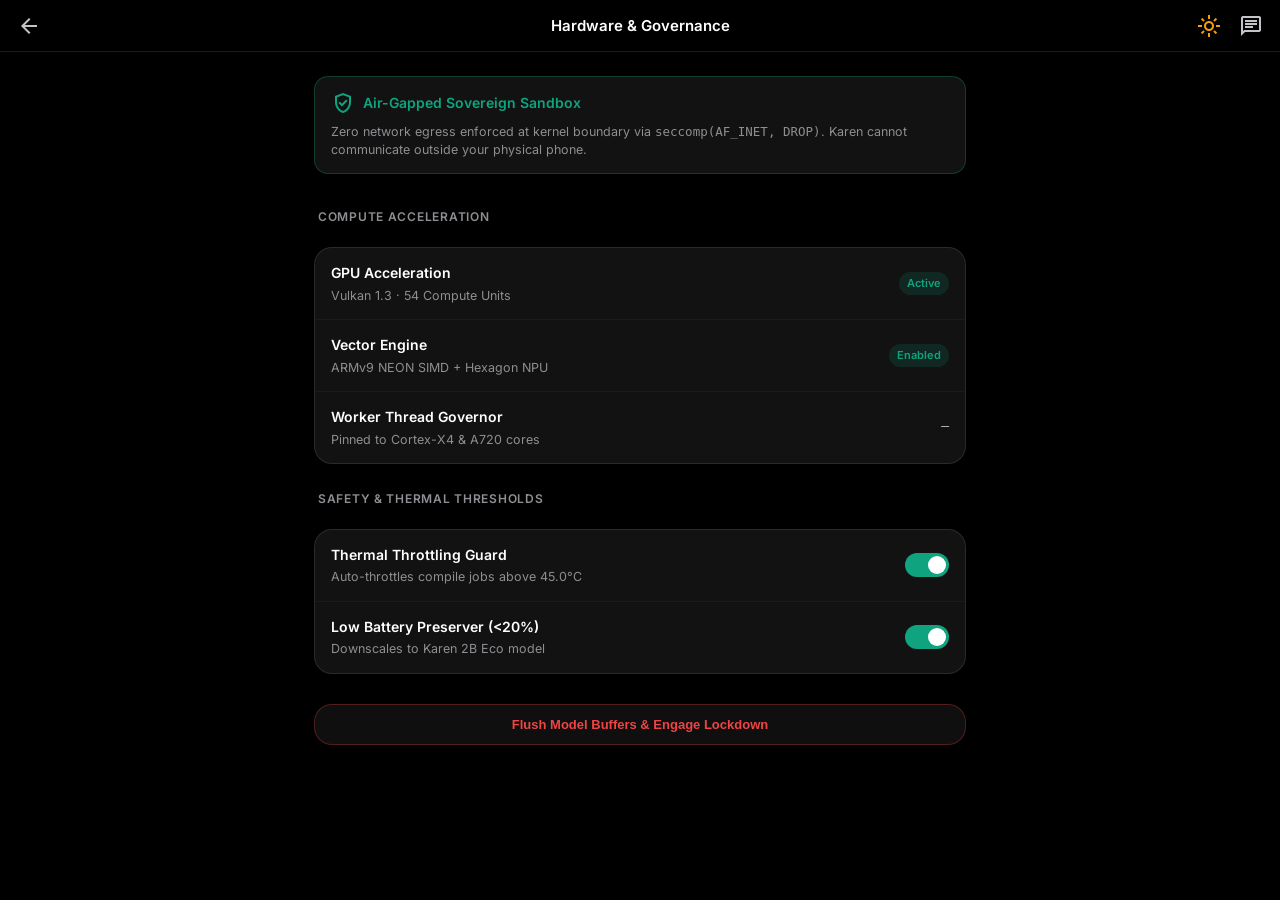
<file: webapp/screens/hardware.html>
<!DOCTYPE html>
<html lang="en">
<head>
<meta charset="utf-8">
<meta name="viewport" content="width=device-width,initial-scale=1,maximum-scale=1,user-scalable=no">
<title>Karen · Hardware &amp; Governance</title>
<link rel="stylesheet" href="chatgpt-theme.css">
<script src="theme.js"></script>
<script src="live.js"></script>
</head>
<body>

<header class="chatgpt-header">
  <div class="header-left">
    <button class="icon-btn" onclick="location.href='chat.html'" aria-label="Back">
      <span class="material-symbols-outlined">arrow_back</span>
    </button>
  </div>
  <div style="font-size:15px;font-weight:600">Hardware &amp; Governance</div>
  <div class="header-right">
    <button class="icon-btn" onclick="toggleTheme()" title="Toggle Dark / Light Mode">
      <span class="material-symbols-outlined theme-toggle-icon">light_mode</span>
    </button>
    <button class="icon-btn" onclick="location.href='chat.html'" aria-label="Chat">
      <span class="material-symbols-outlined">chat</span>
    </button>
  </div>
</header>

<div class="content-wrapper">

  <!-- Sovereign Status -->
  <div class="action-card" style="border-color:rgba(16,163,127,0.3)">
    <div class="action-card-title" style="color:var(--accent-green)">
      <span class="material-symbols-outlined">verified_user</span>
      Air-Gapped Sovereign Sandbox
    </div>
    <div class="action-card-subtitle">
      Zero network egress enforced at kernel boundary via <code>seccomp(AF_INET, DROP)</code>. Karen cannot communicate outside your physical phone.
    </div>
  </div>

  <!-- Silicon Dispatch -->
  <div class="section-label">Compute Acceleration</div>
  <div class="card-group">
    <div class="card-cell">
      <div class="cell-info">
        <span class="cell-title">GPU Acceleration</span>
        <span class="cell-subtitle">Vulkan 1.3 · 54 Compute Units</span>
      </div>
      <span class="tag-pill green">Active</span>
    </div>
    <div class="card-cell">
      <div class="cell-info">
        <span class="cell-title">Vector Engine</span>
        <span class="cell-subtitle">ARMv9 NEON SIMD + Hexagon NPU</span>
      </div>
      <span class="tag-pill green">Enabled</span>
    </div>
    <div class="card-cell">
      <div class="cell-info">
        <span class="cell-title">Worker Thread Governor</span>
        <span class="cell-subtitle">Pinned to Cortex-X4 &amp; A720 cores</span>
      </div>
      <span class="cell-value" id="live-cores">—</span>
    </div>
  </div>

  <!-- Thermal & Battery Governance -->
  <div class="section-label">Safety &amp; Thermal Thresholds</div>
  <div class="card-group">
    <div class="card-cell">
      <div class="cell-info">
        <span class="cell-title">Thermal Throttling Guard</span>
        <span class="cell-subtitle">Auto-throttles compile jobs above 45.0°C</span>
      </div>
      <label class="switch">
        <input type="checkbox" checked>
        <span class="slider"></span>
      </label>
    </div>
    <div class="card-cell">
      <div class="cell-info">
        <span class="cell-title">Low Battery Preserver (&lt;20%)</span>
        <span class="cell-subtitle">Downscales to Karen 2B Eco model</span>
      </div>
      <label class="switch">
        <input type="checkbox" checked>
        <span class="slider"></span>
      </label>
    </div>
  </div>

  <!-- Emergency Master Lockdown -->
  <div style="margin-top:12px">
    <button class="btn-secondary" style="width:100%;color:var(--accent-red);border:1px solid rgba(239,68,68,0.3);padding:12px;border-radius:var(--radius-lg);font-weight:600" onclick="alert('Lockdown initiated: GPU/RAM buffers flushed and model unloaded.')">
      Flush Model Buffers &amp; Engage Lockdown
    </button>
  </div>

</div>

</body>
</html>
</file>
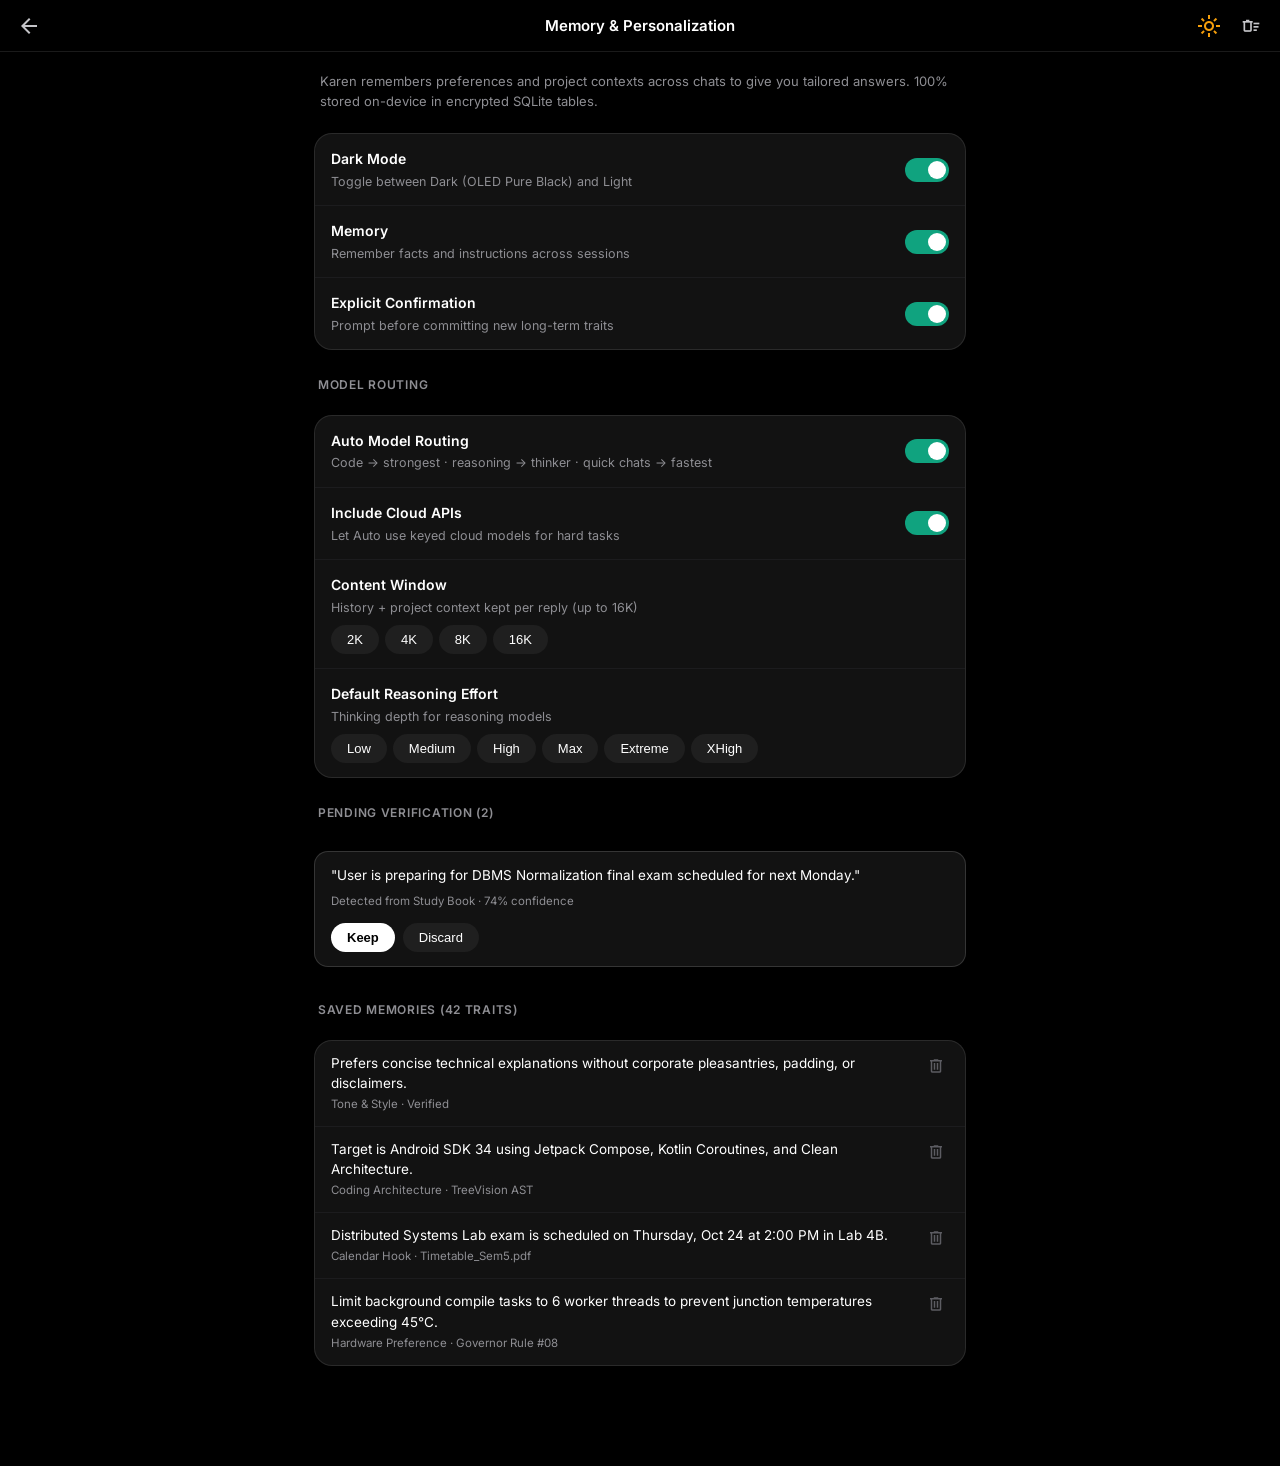
<file: webapp/screens/memory.html>
<!DOCTYPE html>
<html lang="en">
<head>
<meta charset="utf-8">
<meta name="viewport" content="width=device-width,initial-scale=1,maximum-scale=1,user-scalable=no">
<title>Karen · Memory &amp; Personalization</title>
<link rel="stylesheet" href="chatgpt-theme.css">
<script src="theme.js"></script>
<script src="live.js"></script>
<style>
.memory-item {
  display: flex;
  align-items: flex-start;
  justify-content: space-between;
  padding: 12px 16px;
  border-bottom: 1px solid var(--border-divider);
  gap: 12px;
}
.memory-item:last-child {
  border-bottom: none;
}
.memory-text {
  font-size: 13.5px;
  line-height: 1.5;
  color: var(--text-primary);
}
.memory-meta {
  font-size: 11.5px;
  color: var(--text-muted);
  margin-top: 3px;
}
.delete-btn {
  background: transparent;
  border: none;
  color: var(--text-dim);
  cursor: pointer;
  padding: 4px;
  border-radius: 4px;
  display: flex;
  align-items: center;
  transition: color 0.15s ease;
}
.delete-btn:hover {
  color: var(--accent-red);
}
</style>
</head>
<body>

<header class="chatgpt-header">
  <div class="header-left">
    <button class="icon-btn" onclick="location.href='chat.html'" aria-label="Back">
      <span class="material-symbols-outlined">arrow_back</span>
    </button>
  </div>
  <div style="font-size:15px;font-weight:600">Memory &amp; Personalization</div>
  <div class="header-right">
    <button class="icon-btn" onclick="toggleTheme()" title="Toggle Dark / Light Mode">
      <span class="material-symbols-outlined theme-toggle-icon">light_mode</span>
    </button>
    <button class="icon-btn" onclick="clearAllMemories()" title="Clear all">
      <span class="material-symbols-outlined" style="font-size:20px">delete_sweep</span>
    </button>
  </div>
</header>

<div class="content-wrapper">

  <div style="padding:4px 6px;color:var(--text-muted);font-size:13px;line-height:1.5">
    Karen remembers preferences and project contexts across chats to give you tailored answers. 100% stored on-device in encrypted SQLite tables.
  </div>

  <!-- Main Toggles -->
  <div class="card-group">
    <div class="card-cell">
      <div class="cell-info">
        <span class="cell-title">Dark Mode</span>
        <span class="cell-subtitle">Toggle between Dark (OLED Pure Black) and Light</span>
      </div>
      <label class="switch">
        <input type="checkbox" class="theme-switch-input" checked onchange="toggleTheme()">
        <span class="slider"></span>
      </label>
    </div>
    <div class="card-cell">
      <div class="cell-info">
        <span class="cell-title">Memory</span>
        <span class="cell-subtitle">Remember facts and instructions across sessions</span>
      </div>
      <label class="switch">
        <input type="checkbox" checked id="memoryToggle">
        <span class="slider"></span>
      </label>
    </div>
    <div class="card-cell">
      <div class="cell-info">
        <span class="cell-title">Explicit Confirmation</span>
        <span class="cell-subtitle">Prompt before committing new long-term traits</span>
      </div>
      <label class="switch">
        <input type="checkbox" checked id="confirmToggle">
        <span class="slider"></span>
      </label>
    </div>
  </div>

  <!-- Model Routing & Content Window (mirrors Settings → Performance) -->
  <div class="section-label">Model Routing</div>
  <div class="card-group">
    <div class="card-cell">
      <div class="cell-info">
        <span class="cell-title">Auto Model Routing</span>
        <span class="cell-subtitle">Code → strongest · reasoning → thinker · quick chats → fastest</span>
      </div>
      <label class="switch">
        <input type="checkbox" checked onchange="showToast(this.checked ? 'Auto routing on' : 'Auto routing off')">
        <span class="slider"></span>
      </label>
    </div>
    <div class="card-cell">
      <div class="cell-info">
        <span class="cell-title">Include Cloud APIs</span>
        <span class="cell-subtitle">Let Auto use keyed cloud models for hard tasks</span>
      </div>
      <label class="switch">
        <input type="checkbox" checked onchange="showToast(this.checked ? 'Cloud included in routing' : 'On-device only')">
        <span class="slider"></span>
      </label>
    </div>
    <div class="card-cell" style="display:block">
      <div class="cell-info" style="margin-bottom:8px">
        <span class="cell-title">Content Window</span>
        <span class="cell-subtitle">History + project context kept per reply (up to 16K)</span>
      </div>
      <div style="display:flex;gap:6px" id="windowRow">
        <button class="btn-secondary chip" onclick="pickChip('windowRow', this)">2K</button>
        <button class="btn-secondary chip" onclick="pickChip('windowRow', this)">4K</button>
        <button class="btn-secondary chip" onclick="pickChip('windowRow', this)">8K</button>
        <button class="btn-secondary chip" onclick="pickChip('windowRow', this)">16K</button>
      </div>
    </div>
    <div class="card-cell" style="display:block">
      <div class="cell-info" style="margin-bottom:8px">
        <span class="cell-title">Default Reasoning Effort</span>
        <span class="cell-subtitle">Thinking depth for reasoning models</span>
      </div>
      <div style="display:flex;gap:6px;flex-wrap:wrap" id="effortRow">
        <button class="btn-secondary chip" onclick="pickChip('effortRow', this)">Low</button>
        <button class="btn-secondary chip" onclick="pickChip('effortRow', this)">Medium</button>
        <button class="btn-secondary chip" onclick="pickChip('effortRow', this)">High</button>
        <button class="btn-secondary chip" onclick="pickChip('effortRow', this)">Max</button>
        <button class="btn-secondary chip" onclick="pickChip('effortRow', this)">Extreme</button>
        <button class="btn-secondary chip" onclick="pickChip('effortRow', this)">XHigh</button>
      </div>
    </div>
  </div>

  <!-- Pending Approvals -->
  <div class="section-label">Pending Verification (2)</div>
  <div class="action-card">
    <div class="action-card-subtitle" style="color:var(--text-primary);font-size:13.5px">
      "User is preparing for DBMS Normalization final exam scheduled for next Monday."
    </div>
    <div style="font-size:11.5px;color:var(--text-muted)">Detected from Study Book · 74% confidence</div>
    <div class="action-card-buttons">
      <button class="btn-primary" onclick="approvePending(this)">Keep</button>
      <button class="btn-secondary" onclick="this.closest('.action-card').remove()">Discard</button>
    </div>
  </div>

  <!-- Saved Memories List -->
  <div class="section-label">Saved Memories (42 traits)</div>
  <div class="card-group" id="memoryList">
    
    <div class="memory-item">
      <div>
        <div class="memory-text">Prefers concise technical explanations without corporate pleasantries, padding, or disclaimers.</div>
        <div class="memory-meta">Tone &amp; Style · Verified</div>
      </div>
      <button class="delete-btn" onclick="deleteMemory(this)" title="Delete trait">
        <span class="material-symbols-outlined" style="font-size:18px">delete</span>
      </button>
    </div>

    <div class="memory-item">
      <div>
        <div class="memory-text">Target is Android SDK 34 using Jetpack Compose, Kotlin Coroutines, and Clean Architecture.</div>
        <div class="memory-meta">Coding Architecture · TreeVision AST</div>
      </div>
      <button class="delete-btn" onclick="deleteMemory(this)" title="Delete trait">
        <span class="material-symbols-outlined" style="font-size:18px">delete</span>
      </button>
    </div>

    <div class="memory-item">
      <div>
        <div class="memory-text">Distributed Systems Lab exam is scheduled on Thursday, Oct 24 at 2:00 PM in Lab 4B.</div>
        <div class="memory-meta">Calendar Hook · Timetable_Sem5.pdf</div>
      </div>
      <button class="delete-btn" onclick="deleteMemory(this)" title="Delete trait">
        <span class="material-symbols-outlined" style="font-size:18px">delete</span>
      </button>
    </div>

    <div class="memory-item">
      <div>
        <div class="memory-text">Limit background compile tasks to 6 worker threads to prevent junction temperatures exceeding 45°C.</div>
        <div class="memory-meta">Hardware Preference · Governor Rule #08</div>
      </div>
      <button class="delete-btn" onclick="deleteMemory(this)" title="Delete trait">
        <span class="material-symbols-outlined" style="font-size:18px">delete</span>
      </button>
    </div>

  </div>

</div>

<script>
function showToast(msg) {
  let t = document.getElementById('memToast');
  if (!t) {
    t = document.createElement('div');
    t.id = 'memToast';
    t.style.cssText = 'position:fixed;bottom:80px;left:50%;transform:translateX(-50%);background:rgba(47,47,47,0.95);color:#fff;padding:8px 18px;border-radius:9999px;font-size:13px;z-index:200;transition:opacity 0.2s;';
    document.body.appendChild(t);
  }
  t.innerText = msg;
  t.style.opacity = '1';
  clearTimeout(t._h);
  t._h = setTimeout(() => t.style.opacity = '0', 2000);
}

function pickChip(rowId, btn) {
  document.querySelectorAll('#' + rowId + ' .chip').forEach(b => {
    b.style.borderColor = '';
    b.style.color = '';
  });
  btn.style.borderColor = 'var(--accent-green)';
  btn.style.color = 'var(--accent-green)';
  showToast(btn.innerText + ' selected');
}

function deleteMemory(btn) {
  const item = btn.closest('.memory-item');
  item.style.opacity = '0';
  item.style.transform = 'translateX(20px)';
  item.style.transition = 'all 0.2s ease';
  setTimeout(() => item.remove(), 200);
}

function clearAllMemories() {
  if (confirm('Clear all stored memories? This cannot be undone.')) {
    document.getElementById('memoryList').innerHTML = '<div style="padding:16px;text-align:center;color:var(--text-muted);font-size:13px">No memories stored.</div>';
  }
}

function approvePending(btn) {
  const card = btn.closest('.action-card');
  card.innerHTML = '<div style="color:var(--accent-green);font-size:13px;display:flex;align-items:center;gap:6px"><span class="material-symbols-outlined">check_circle</span> Added to long-term memory</div>';
  setTimeout(() => card.remove(), 1500);
}
</script>

</body>
</html>
</file>
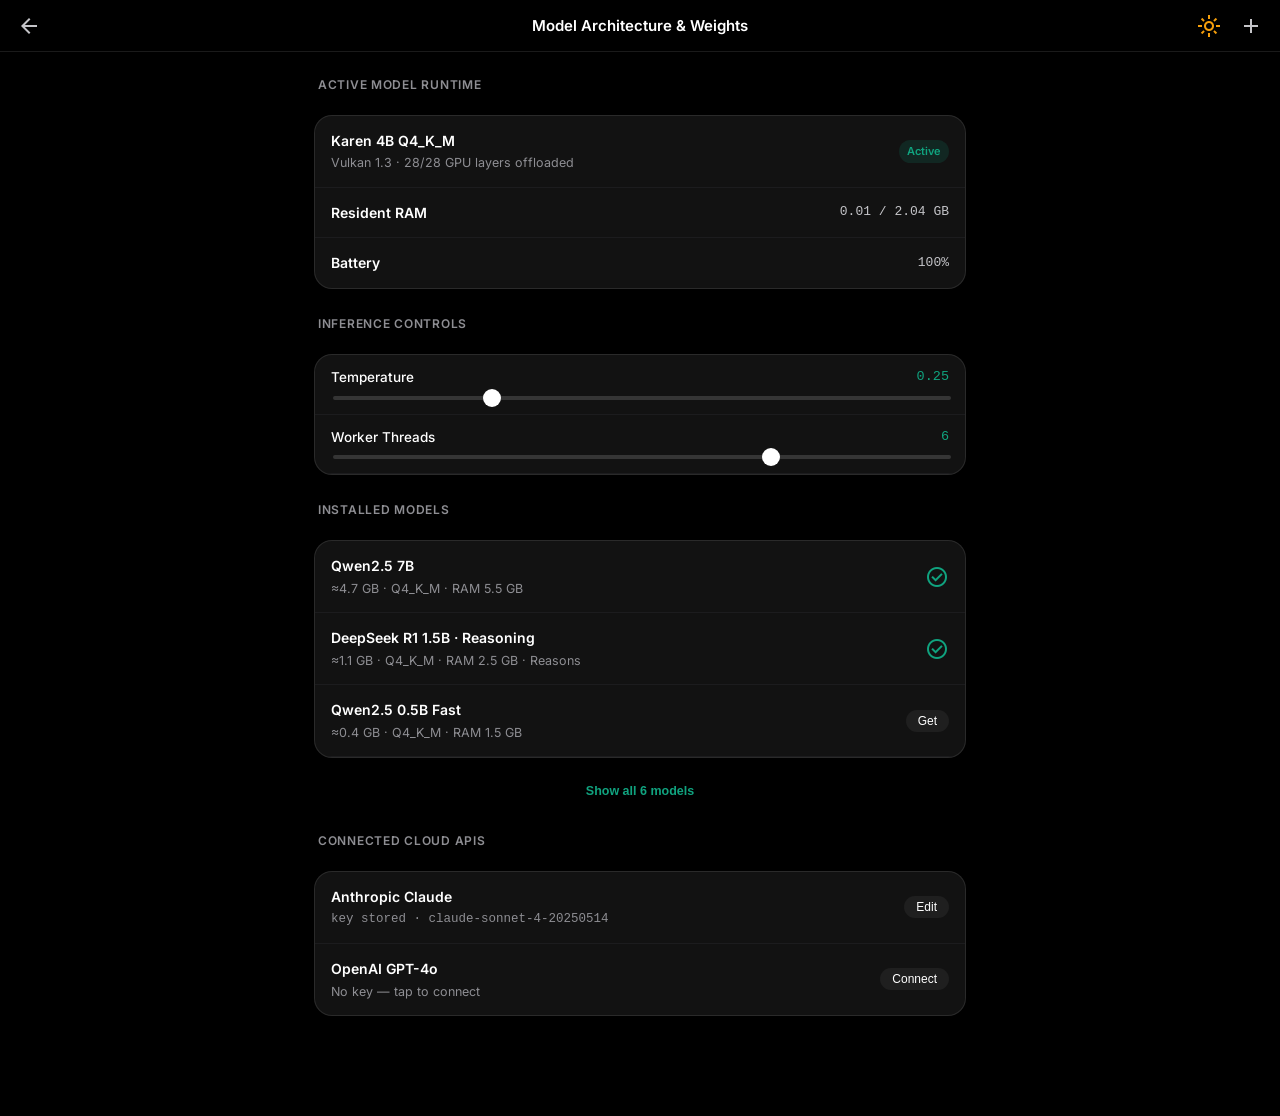
<file: webapp/screens/model-manager.html>
<!DOCTYPE html>
<html lang="en">
<head>
<meta charset="utf-8">
<meta name="viewport" content="width=device-width,initial-scale=1,maximum-scale=1,user-scalable=no">
<title>Karen · Model Manager</title>
<link rel="stylesheet" href="chatgpt-theme.css">
<script src="theme.js"></script>
<script src="live.js"></script>
<style>
.slider-container {
  display: flex;
  flex-direction: column;
  gap: 6px;
  padding: 12px 16px;
  border-bottom: 1px solid var(--border-divider);
}
.slider-header {
  display: flex;
  justify-content: space-between;
  font-size: 13.5px;
  font-weight: 500;
}
input[type="range"] {
  -webkit-appearance: none;
  width: 100%;
  height: 4px;
  border-radius: 2px;
  background: rgba(255, 255, 255, 0.15);
  outline: none;
}
input[type="range"]::-webkit-slider-thumb {
  -webkit-appearance: none;
  width: 18px;
  height: 18px;
  border-radius: 50%;
  background: var(--text-primary);
  cursor: pointer;
}
</style>
</head>
<body>

<header class="chatgpt-header">
  <div class="header-left">
    <button class="icon-btn" onclick="location.href='chat.html'" aria-label="Back">
      <span class="material-symbols-outlined">arrow_back</span>
    </button>
  </div>
  <div style="font-size:15px;font-weight:600">Model Architecture &amp; Weights</div>
  <div class="header-right">
    <button class="icon-btn" onclick="toggleTheme()" title="Toggle Dark / Light Mode">
      <span class="material-symbols-outlined theme-toggle-icon">light_mode</span>
    </button>
    <button class="icon-btn" onclick="alert('Sideload local GGUF model weight file')" title="Add model">
      <span class="material-symbols-outlined">add</span>
    </button>
  </div>
</header>

<div class="content-wrapper">

  <!-- Active Model -->
  <div class="section-label">Active Model Runtime</div>
  <div class="card-group">
    <div class="card-cell">
      <div class="cell-info">
        <span class="cell-title">Karen 4B Q4_K_M</span>
        <span class="cell-subtitle">Vulkan 1.3 · 28/28 GPU layers offloaded</span>
      </div>
      <span class="tag-pill green">Active</span>
    </div>
    <div class="card-cell">
      <span class="cell-title">Resident RAM</span>
      <span class="cell-value" id="live-ram">—</span>
    </div>
    <div class="card-cell">
      <span class="cell-title">Battery</span>
      <span class="cell-value" id="live-battery2">—</span>
    </div>
  </div>

  <!-- Runtime Hyperparameters -->
  <div class="section-label">Inference Controls</div>
  <div class="card-group">
    <div class="slider-container">
      <div class="slider-header">
        <span>Temperature</span>
        <span id="tempVal" style="color:var(--accent-green);font-family:var(--font-mono)">0.25</span>
      </div>
      <input type="range" min="0" max="1" step="0.05" value="0.25" oninput="document.getElementById('tempVal').innerText=this.value">
    </div>
    <div class="slider-container">
      <div class="slider-header">
        <span>Worker Threads</span>
        <span id="threadsVal" style="color:var(--accent-green);font-family:var(--font-mono)">6</span>
      </div>
      <input type="range" min="1" max="8" step="1" value="6" oninput="document.getElementById('threadsVal').innerText=this.value">
    </div>
  </div>

  <!-- Available Local Models (real catalog) -->
  <div class="section-label">Installed Models</div>
  <div class="card-group" id="catalogList">
    
    <div class="card-cell" data-catalog-card>
      <div class="cell-info">
        <span class="cell-title">Qwen2.5 7B</span>
        <span class="cell-subtitle">≈4.7 GB · Q4_K_M · RAM 5.5 GB</span>
      </div>
      <span class="material-symbols-outlined" style="color:var(--accent-green)">check_circle</span>
    </div>

    <div class="card-cell" data-catalog-card>
      <div class="cell-info">
        <span class="cell-title">DeepSeek R1 1.5B · Reasoning</span>
        <span class="cell-subtitle">≈1.1 GB · Q4_K_M · RAM 2.5 GB · Reasons</span>
      </div>
      <span class="material-symbols-outlined" style="color:var(--accent-green)">check_circle</span>
    </div>

    <div class="card-cell" data-catalog-card>
      <div class="cell-info">
        <span class="cell-title">Qwen2.5 0.5B Fast</span>
        <span class="cell-subtitle">≈0.4 GB · Q4_K_M · RAM 1.5 GB</span>
      </div>
      <button class="btn-secondary" style="padding:4px 12px;font-size:12px" onclick="showToast('Downloading Qwen2.5 0.5B…')">Get</button>
    </div>

    <div class="card-cell catalog-hidden" data-catalog-card data-catalog-extra>
      <div class="cell-info">
        <span class="cell-title">Qwen 3.5 2B</span>
        <span class="cell-subtitle">≈1.1 GB · IQ4_XS · RAM 2.0 GB</span>
      </div>
      <button class="btn-secondary" style="padding:4px 12px;font-size:12px" onclick="showToast('Downloading Qwen 3.5 2B…')">Get</button>
    </div>

    <div class="card-cell catalog-hidden" data-catalog-card data-catalog-extra>
      <div class="cell-info">
        <span class="cell-title">Qwen2.5 1.5B</span>
        <span class="cell-subtitle">≈1.0 GB · Q4_K_M · RAM 2.0 GB</span>
      </div>
      <button class="btn-secondary" style="padding:4px 12px;font-size:12px" onclick="showToast('Downloading Qwen2.5 1.5B…')">Get</button>
    </div>

    <div class="card-cell catalog-hidden" data-catalog-card data-catalog-extra>
      <div class="cell-info">
        <span class="cell-title">Qwen2.5 3B</span>
        <span class="cell-subtitle">≈1.9 GB · Q4_K_M · RAM 2.5 GB</span>
      </div>
      <button class="btn-secondary" style="padding:4px 12px;font-size:12px" onclick="showToast('Downloading Qwen2.5 3B…')">Get</button>
    </div>

  </div>
  <button id="catalogToggle" onclick="toggleCatalog()" style="width:100%;background:none;border:none;color:var(--accent-green);font-size:12.5px;font-weight:600;padding:8px 0;cursor:pointer">Show all 6 models</button>

  <!-- Cloud APIs with per-key model override -->
  <div class="section-label">Connected Cloud APIs</div>
  <div class="card-group">
    <div class="card-cell">
      <div class="cell-info">
        <span class="cell-title">Anthropic Claude</span>
        <span class="cell-subtitle" style="font-family:var(--font-mono)">key stored · claude-sonnet-4-20250514</span>
      </div>
      <button class="btn-secondary" style="padding:4px 12px;font-size:12px" onclick="toggleApiDialog(true)">Edit</button>
    </div>
    <div class="card-cell">
      <div class="cell-info">
        <span class="cell-title">OpenAI GPT-4o</span>
        <span class="cell-subtitle">No key — tap to connect</span>
      </div>
      <button class="btn-secondary" style="padding:4px 12px;font-size:12px" onclick="toggleApiDialog(true)">Connect</button>
    </div>
  </div>

  <div id="apiDialog" class="catalog-hidden" style="position:fixed;inset:0;background:rgba(0,0,0,0.5);z-index:100;display:flex;align-items:center;justify-content:center;padding:24px">
    <div style="background:var(--bg-surface);border:1px solid var(--border-subtle);border-radius:16px;padding:20px;width:100%;max-width:340px">
      <div style="font-size:16px;font-weight:700;margin-bottom:4px">Anthropic Claude</div>
      <a href="https://console.anthropic.com" target="_blank" style="font-size:12px;font-family:var(--font-mono);color:var(--accent-blue)">Get a key: console.anthropic.com</a>
      <div style="font-size:12px;font-family:var(--font-mono);color:var(--accent-green);margin:6px 0 10px">Calls: claude-sonnet-4-20250514 (live)</div>
      <label style="font-size:12px;color:var(--text-muted)">Model</label>
      <input type="text" value="claude-sonnet-4-20250514" style="width:100%;margin:4px 0 10px;padding:8px 10px;border-radius:8px;border:1px solid var(--border-subtle);background:transparent;color:var(--text-primary);font-family:var(--font-mono);font-size:12.5px;box-sizing:border-box">
      <label style="font-size:12px;color:var(--text-muted)">API key</label>
      <input type="password" placeholder="sk-…" style="width:100%;margin:4px 0 12px;padding:8px 10px;border-radius:8px;border:1px solid var(--border-subtle);background:transparent;color:var(--text-primary);font-size:13px;box-sizing:border-box">
      <div style="display:flex;justify-content:flex-end;gap:8px">
        <button class="btn-secondary" onclick="toggleApiDialog(false)">Cancel</button>
        <button class="btn-primary" onclick="toggleApiDialog(false);showToast('Anthropic connected')">Save &amp; Connect</button>
      </div>
    </div>
  </div>

  <script>
  function toggleCatalog() {
    const extras = document.querySelectorAll('[data-catalog-extra]');
    const show = extras[0].classList.contains('catalog-hidden');
    extras.forEach(el => el.classList.toggle('catalog-hidden', !show));
    document.getElementById('catalogToggle').innerText = show ? 'Show less' : 'Show all 6 models';
  }
  function toggleApiDialog(open) {
    document.getElementById('apiDialog').classList.toggle('catalog-hidden', !open);
  }
  function showToast(msg) {
    let t = document.getElementById('mmToast');
    if (!t) {
      t = document.createElement('div');
      t.id = 'mmToast';
      t.style.cssText = 'position:fixed;bottom:80px;left:50%;transform:translateX(-50%);background:rgba(47,47,47,0.95);color:#fff;padding:8px 18px;border-radius:9999px;font-size:13px;z-index:200;transition:opacity 0.2s;';
      document.body.appendChild(t);
    }
    t.innerText = msg;
    t.style.opacity = '1';
    clearTimeout(t._h);
    t._h = setTimeout(() => t.style.opacity = '0', 2000);
  }
  </script>

  <style>.catalog-hidden { display: none !important; }</style>

</div>

</body>
</html>
</file>
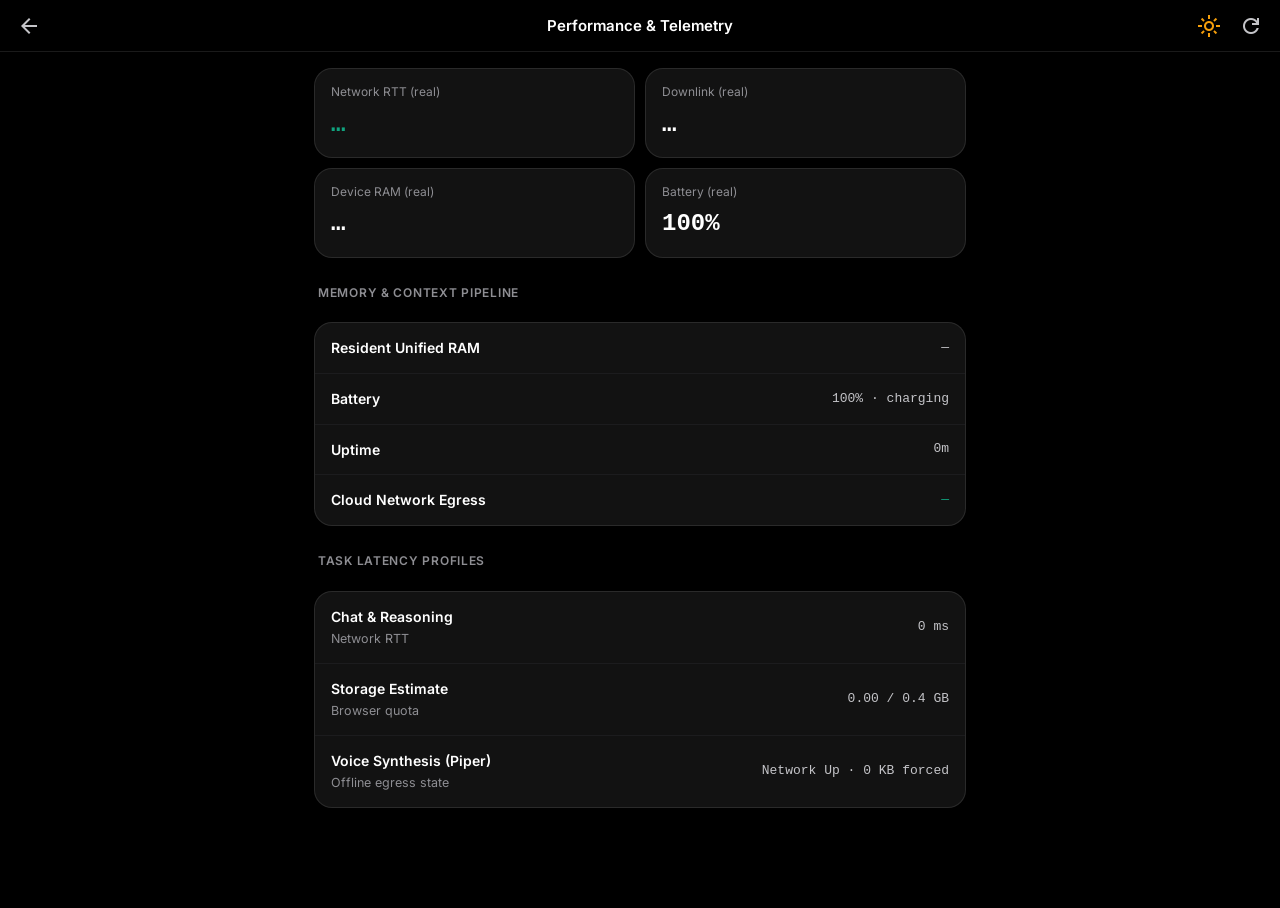
<file: webapp/screens/performance.html>
<!DOCTYPE html>
<html lang="en">
<head>
<meta charset="utf-8">
<meta name="viewport" content="width=device-width,initial-scale=1,maximum-scale=1,user-scalable=no">
<title>Karen · Performance &amp; TTFT</title>
<link rel="stylesheet" href="chatgpt-theme.css">
<script src="theme.js"></script>
<script src="live.js"></script>
<style>
.metric-grid {
  display: grid;
  grid-template-columns: repeat(2, 1fr);
  gap: 10px;
}
.metric-card {
  background: var(--bg-surface);
  border: 1px solid var(--border-subtle);
  border-radius: var(--radius-lg);
  padding: 14px 16px;
  display: flex;
  flex-direction: column;
  gap: 4px;
}
.metric-num {
  font-size: 24px;
  font-weight: 700;
  color: var(--text-primary);
  font-family: var(--font-mono);
}
.metric-desc {
  font-size: 12px;
  color: var(--text-muted);
}
</style>
</head>
<body>

<header class="chatgpt-header">
  <div class="header-left">
    <button class="icon-btn" onclick="location.href='chat.html'" aria-label="Back">
      <span class="material-symbols-outlined">arrow_back</span>
    </button>
  </div>
  <div style="font-size:15px;font-weight:600">Performance &amp; Telemetry</div>
  <div class="header-right">
    <button class="icon-btn" onclick="toggleTheme()" title="Toggle Dark / Light Mode">
      <span class="material-symbols-outlined theme-toggle-icon">light_mode</span>
    </button>
    <button class="icon-btn" onclick="runBenchmark()" title="Run Benchmark">
      <span class="material-symbols-outlined">refresh</span>
    </button>
  </div>
</header>

<div class="content-wrapper">

  <!-- Real-time key metrics -->
  <div class="metric-grid">
    <div class="metric-card">
      <span class="metric-desc">Network RTT (real)</span>
      <span class="metric-num" id="live-rtt" style="color:var(--accent-green)">…</span>
    </div>
    <div class="metric-card">
      <span class="metric-desc">Downlink (real)</span>
      <span class="metric-num" id="live-downlink">…</span>
    </div>
    <div class="metric-card">
      <span class="metric-desc">Device RAM (real)</span>
      <span class="metric-num" id="live-device-ram">…</span>
    </div>
    <div class="metric-card">
      <span class="metric-desc">Battery (real)</span>
      <span class="metric-num" id="live-battery2">…</span>
    </div>
  </div>

  <!-- Detailed Diagnostics -->
  <div class="section-label">Memory &amp; Context Pipeline</div>
  <div class="card-group">
    <div class="card-cell">
      <span class="cell-title">Resident Unified RAM</span>
      <span class="cell-value" id="live-ram">—</span>
    </div>
    <div class="card-cell">
      <span class="cell-title">Battery</span>
      <span class="cell-value" id="live-battery">—</span>
    </div>
    <div class="card-cell">
      <span class="cell-title">Uptime</span>
      <span class="cell-value" id="live-uptime">—</span>
    </div>
    <div class="card-cell">
      <span class="cell-title">Cloud Network Egress</span>
      <span class="cell-value" style="color:var(--accent-green)" id="live-egress">—</span>
    </div>
  </div>

  <!-- Benchmarks Across Tasks -->
  <div class="section-label">Task Latency Profiles</div>
  <div class="card-group">
    <div class="card-cell">
      <div class="cell-info">
        <span class="cell-title">Chat &amp; Reasoning</span>
        <span class="cell-subtitle">Network RTT</span>
      </div>
      <span class="cell-value" id="live-rtt2">—</span>
    </div>
    <div class="card-cell">
      <div class="cell-info">
        <span class="cell-title">Storage Estimate</span>
        <span class="cell-subtitle">Browser quota</span>
      </div>
      <span class="cell-value" id="live-storage2">—</span>
    </div>
    <div class="card-cell">
      <div class="cell-info">
        <span class="cell-title">Voice Synthesis (Piper)</span>
        <span class="cell-subtitle">Offline egress state</span>
      </div>
      <span class="cell-value" id="live-egress2">—</span>
    </div>
  </div>

</div>

<script>
function runBenchmark() {
  alert('Running on-device benchmark sequence (ARMv9 NEON + Vulkan 1.3)...');
}
</script>

</body>
</html>
</file>
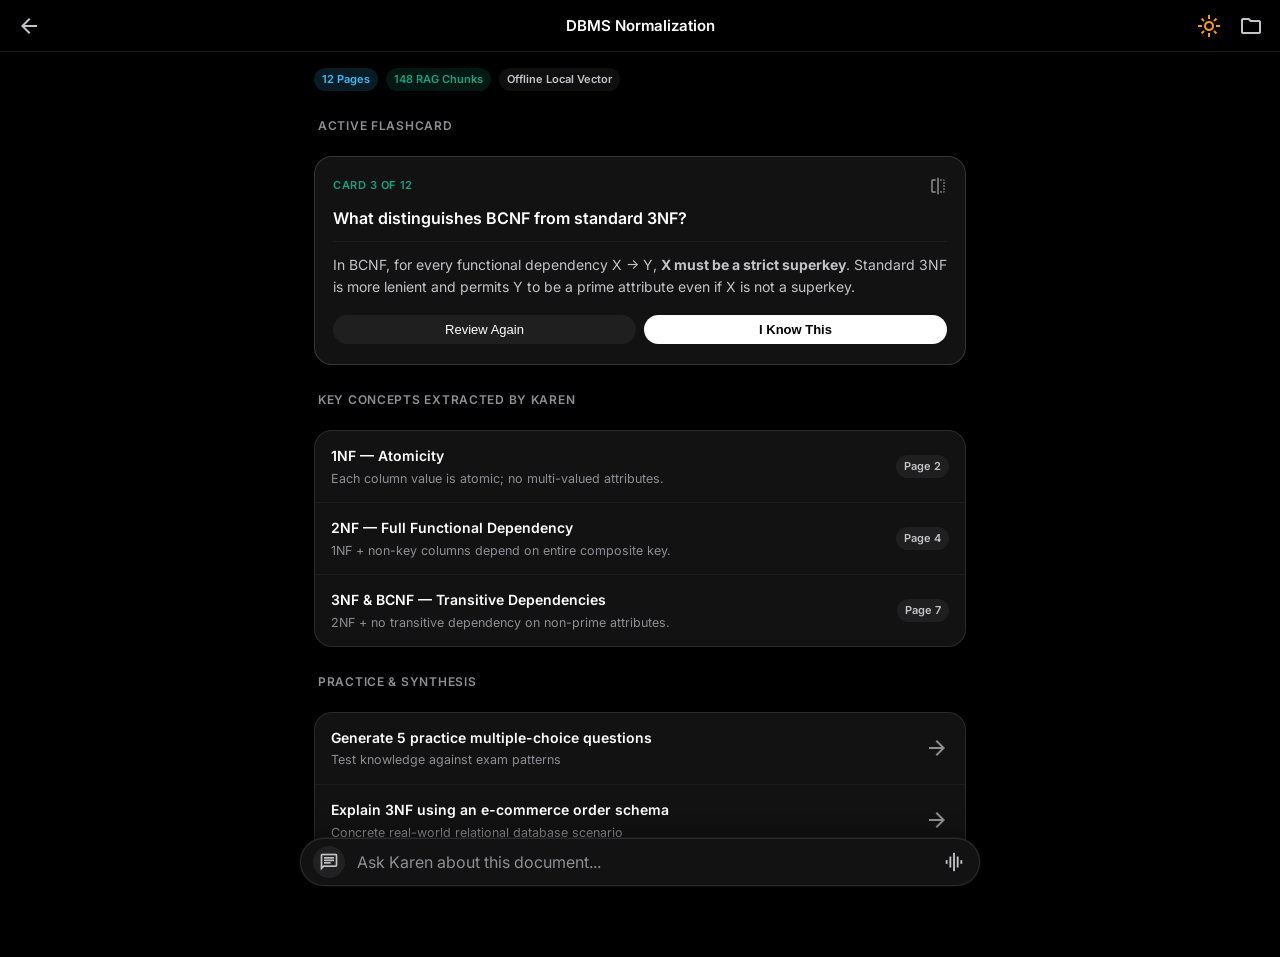
<file: webapp/screens/study-book.html>
<!DOCTYPE html>
<html lang="en">
<head>
<meta charset="utf-8">
<meta name="viewport" content="width=device-width,initial-scale=1,maximum-scale=1,user-scalable=no">
<title>Karen · Study Book &amp; Flashcards</title>
<link rel="stylesheet" href="chatgpt-theme.css">
<script src="theme.js"></script>
<script src="live.js"></script>
<style>
.flashcard-card {
  background: var(--bg-surface);
  border: 1px solid var(--border-card);
  border-radius: var(--radius-lg);
  padding: 20px 18px;
  display: flex;
  flex-direction: column;
  gap: 12px;
  box-shadow: 0 4px 16px rgba(0,0,0,0.25);
  cursor: pointer;
  transition: transform 0.2s ease;
}
.flashcard-card:active {
  transform: scale(0.99);
}
.card-counter {
  font-size: 11px;
  font-weight: 600;
  text-transform: uppercase;
  color: var(--accent-green);
  letter-spacing: 0.05em;
}
.flashcard-q {
  font-size: 16px;
  font-weight: 600;
  line-height: 1.4;
  color: var(--text-primary);
}
.flashcard-a {
  font-size: 14px;
  line-height: 1.55;
  color: var(--text-secondary);
  border-top: 1px solid var(--border-divider);
  padding-top: 12px;
}
</style>
</head>
<body>

<header class="chatgpt-header">
  <div class="header-left">
    <button class="icon-btn" onclick="location.href='chat.html'" aria-label="Back">
      <span class="material-symbols-outlined">arrow_back</span>
    </button>
  </div>
  <div style="font-size:15px;font-weight:600">DBMS Normalization</div>
  <div class="header-right">
    <button class="icon-btn" onclick="toggleTheme()" title="Toggle Dark / Light Mode">
      <span class="material-symbols-outlined theme-toggle-icon">light_mode</span>
    </button>
    <button class="icon-btn" onclick="location.href='files.html'" title="Files">
      <span class="material-symbols-outlined">folder</span>
    </button>
  </div>
</header>

<div class="content-wrapper">

  <div style="display:flex;align-items:center;gap:8px">
    <div class="tag-pill blue">12 Pages</div>
    <div class="tag-pill green">148 RAG Chunks</div>
    <div class="tag-pill">Offline Local Vector</div>
  </div>

  <!-- Interactive Flashcard -->
  <div class="section-label">Active Flashcard</div>
  <div class="flashcard-card" id="flashcard" onclick="toggleAnswer()">
    <div style="display:flex;justify-content:space-between;align-items:center">
      <span class="card-counter" id="cardCounter">Card 3 of 12</span>
      <span class="material-symbols-outlined" style="font-size:18px;color:var(--text-muted)">flip</span>
    </div>
    <div class="flashcard-q" id="cardQ">What distinguishes BCNF from standard 3NF?</div>
    <div class="flashcard-a" id="cardA">
      In BCNF, for every functional dependency X → Y, <b>X must be a strict superkey</b>. Standard 3NF is more lenient and permits Y to be a prime attribute even if X is not a superkey.
    </div>
    <div class="action-card-buttons" style="margin-top:6px" onclick="event.stopPropagation()">
      <button class="btn-secondary" style="flex:1" onclick="nextCard()">Review Again</button>
      <button class="btn-primary" style="flex:1" onclick="nextCard()">I Know This</button>
    </div>
  </div>

  <!-- Extracted Concepts -->
  <div class="section-label">Key Concepts Extracted by Karen</div>
  <div class="card-group">
    
    <div class="card-cell">
      <div class="cell-info">
        <span class="cell-title">1NF — Atomicity</span>
        <span class="cell-subtitle">Each column value is atomic; no multi-valued attributes.</span>
      </div>
      <span class="tag-pill">Page 2</span>
    </div>

    <div class="card-cell">
      <div class="cell-info">
        <span class="cell-title">2NF — Full Functional Dependency</span>
        <span class="cell-subtitle">1NF + non-key columns depend on entire composite key.</span>
      </div>
      <span class="tag-pill">Page 4</span>
    </div>

    <div class="card-cell">
      <div class="cell-info">
        <span class="cell-title">3NF &amp; BCNF — Transitive Dependencies</span>
        <span class="cell-subtitle">2NF + no transitive dependency on non-prime attributes.</span>
      </div>
      <span class="tag-pill">Page 7</span>
    </div>

  </div>

  <!-- Quick Prompts -->
  <div class="section-label">Practice &amp; Synthesis</div>
  <div class="card-group">
    <div class="card-cell" onclick="location.href='chat.html'" style="cursor:pointer">
      <div class="cell-info">
        <span class="cell-title">Generate 5 practice multiple-choice questions</span>
        <span class="cell-subtitle">Test knowledge against exam patterns</span>
      </div>
      <span class="material-symbols-outlined" style="color:var(--text-muted)">arrow_forward</span>
    </div>
    <div class="card-cell" onclick="location.href='chat.html'" style="cursor:pointer">
      <div class="cell-info">
        <span class="cell-title">Explain 3NF using an e-commerce order schema</span>
        <span class="cell-subtitle">Concrete real-world relational database scenario</span>
      </div>
      <span class="material-symbols-outlined" style="color:var(--text-muted)">arrow_forward</span>
    </div>
  </div>

</div>

<!-- Bottom Floating Composer -->
<div class="composer-dock">
  <div class="composer-dock-inner">
    <button class="composer-attach-btn" onclick="location.href='chat.html'">
      <span class="material-symbols-outlined" style="font-size:20px">chat</span>
    </button>
    <input type="text" class="composer-input" placeholder="Ask Karen about this document..." onfocus="location.href='chat.html'">
    <button class="composer-voice-btn" onclick="location.href='voice.html'">
      <span class="material-symbols-outlined" style="font-size:22px">graphic_eq</span>
    </button>
  </div>
</div>

<script>
let cardIndex = 0;
const cards = [
  { q: "What distinguishes BCNF from standard 3NF?", a: "In BCNF, for every functional dependency X → Y, X must be a strict superkey. Standard 3NF permits Y to be a prime attribute even if X is not a superkey." },
  { q: "What is a Lossless-Join Decomposition?", a: "A decomposition of schema R into R1 and R2 is lossless if and only if R1 ∩ R2 forms a superkey for at least one of the schemas (R1 or R2)." },
  { q: "What is Dependency Preservation?", a: "A decomposition preserves dependencies if the union of functional dependencies in each decomposed relation logically implies all original dependencies in F." }
];

function nextCard() {
  cardIndex = (cardIndex + 1) % cards.length;
  document.getElementById('cardCounter').innerText = `Card ${cardIndex + 1} of ${cards.length}`;
  document.getElementById('cardQ').innerText = cards[cardIndex].q;
  document.getElementById('cardA').innerText = cards[cardIndex].a;
}

function toggleAnswer() {
  const ans = document.getElementById('cardA');
  ans.style.display = ans.style.display === 'none' ? 'block' : 'none';
}
</script>

</body>
</html>
</file>
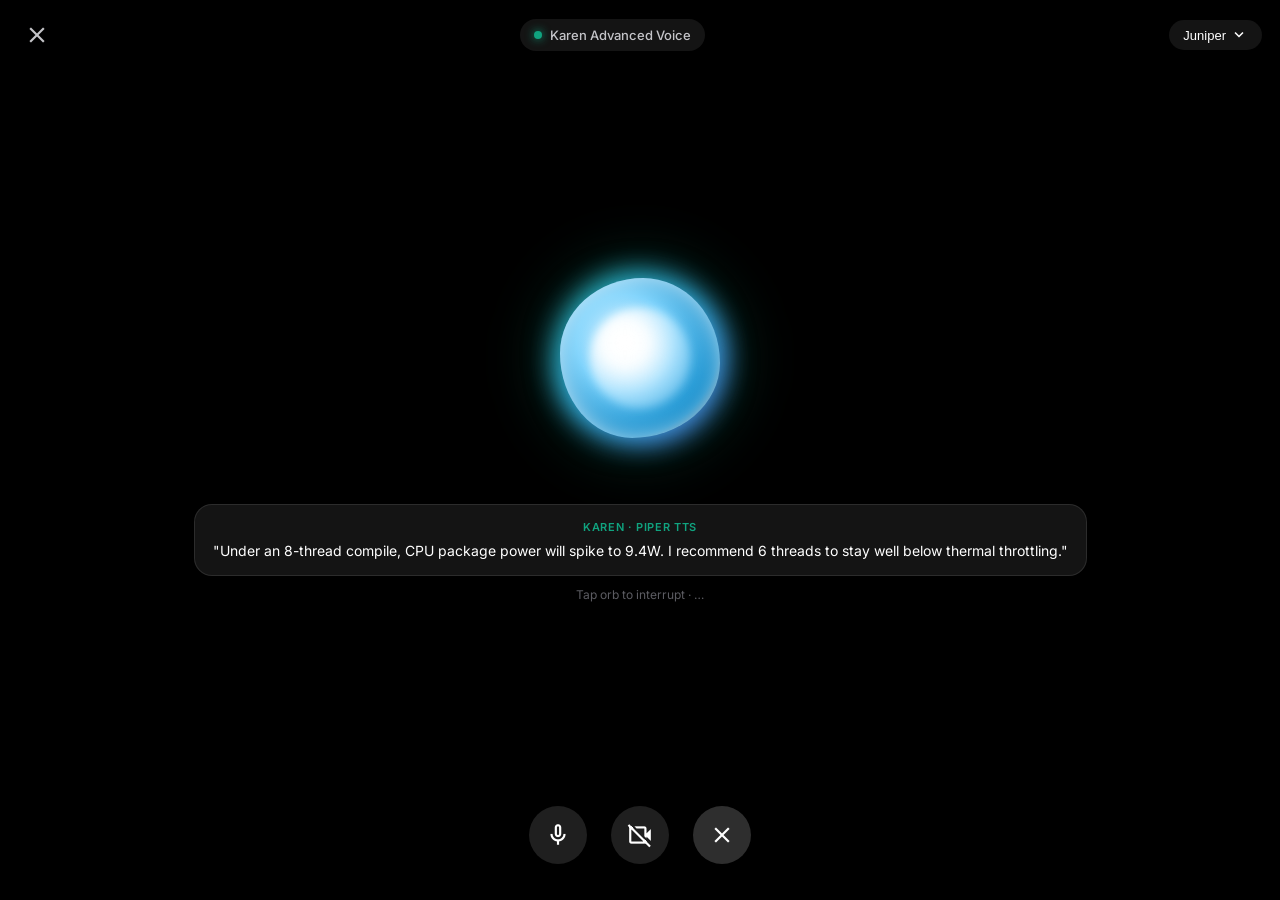
<file: webapp/screens/voice.html>
<!DOCTYPE html>
<html lang="en">
<head>
<meta charset="utf-8">
<meta name="viewport" content="width=device-width,initial-scale=1,maximum-scale=1,user-scalable=no">
<title>Karen · Advanced Voice Mode</title>
<link rel="stylesheet" href="chatgpt-theme.css">
<script src="theme.js"></script>
<script src="live.js"></script>
<style>
body {
  background: #000000;
  color: #ececec;
  min-height: 100vh;
  display: flex;
  flex-direction: column;
  justify-content: space-between;
  overflow: hidden;
  position: relative;
  user-select: none;
}

/* Voice Top Bar */
.voice-topbar {
  display: flex;
  align-items: center;
  justify-content: space-between;
  padding: 16px 18px;
  z-index: 20;
}

.voice-status-pill {
  display: flex;
  align-items: center;
  gap: 8px;
  background: rgba(255, 255, 255, 0.08);
  backdrop-filter: blur(12px);
  padding: 6px 14px;
  border-radius: var(--radius-full);
  font-size: 13px;
  font-weight: 500;
  color: var(--text-secondary);
}

.voice-live-dot {
  width: 8px;
  height: 8px;
  border-radius: 50%;
  background: #10a37f;
  box-shadow: 0 0 10px #10a37f;
  animation: voice-pulse 1.8s infinite ease-in-out;
}

@keyframes voice-pulse {
  0%, 100% { transform: scale(0.9); opacity: 0.6; }
  50% { transform: scale(1.2); opacity: 1; }
}

/* Voice Selector Dropdown */
.voice-picker-btn {
  background: rgba(255, 255, 255, 0.08);
  border: none;
  color: var(--text-primary);
  border-radius: var(--radius-full);
  padding: 6px 14px;
  font-size: 13px;
  font-weight: 500;
  display: flex;
  align-items: center;
  gap: 4px;
  cursor: pointer;
}

/* Center Stage: ChatGPT Dynamic Voice Orb */
.voice-center-stage {
  flex: 1;
  display: flex;
  flex-direction: column;
  align-items: center;
  justify-content: center;
  position: relative;
  padding: 20px;
}

/* The Iconic ChatGPT Pulsating Fluid Glowing Orb */
.chatgpt-orb-container {
  position: relative;
  width: 220px;
  height: 220px;
  display: flex;
  align-items: center;
  justify-content: center;
  cursor: pointer;
}

.chatgpt-orb-glow {
  position: absolute;
  width: 240px;
  height: 240px;
  border-radius: 50%;
  background: radial-gradient(circle, rgba(56, 189, 248, 0.35) 0%, rgba(16, 163, 127, 0.25) 45%, rgba(0, 0, 0, 0) 70%);
  filter: blur(25px);
  animation: orb-breathe 4s infinite ease-in-out alternate;
}

.chatgpt-orb-layer1 {
  position: absolute;
  width: 170px;
  height: 170px;
  border-radius: 46% 54% 48% 52% / 54% 48% 52% 46%;
  background: linear-gradient(135deg, #10a37f 0%, #38bdf8 50%, #6366f1 100%);
  opacity: 0.85;
  filter: blur(12px);
  animation: orb-spin 8s infinite linear;
}

.chatgpt-orb-layer2 {
  position: absolute;
  width: 160px;
  height: 160px;
  border-radius: 52% 48% 55% 45% / 47% 53% 47% 53%;
  background: radial-gradient(circle at 40% 40%, #ffffff 0%, #7dd3fc 35%, #0284c7 70%, #0f172a 100%);
  box-shadow: inset 0 0 25px rgba(255, 255, 255, 0.8), 0 0 35px rgba(56, 189, 248, 0.5);
  animation: orb-wobble 5s infinite ease-in-out alternate;
}

.chatgpt-orb-core {
  position: absolute;
  width: 100px;
  height: 100px;
  border-radius: 50%;
  background: radial-gradient(circle at 35% 35%, #ffffff 0%, rgba(255, 255, 255, 0.9) 25%, rgba(186, 230, 253, 0.6) 60%, rgba(56, 189, 248, 0) 100%);
  filter: blur(4px);
}

@keyframes orb-spin {
  0% { transform: rotate(0deg) scale(1); }
  50% { transform: rotate(180deg) scale(1.05); }
  100% { transform: rotate(360deg) scale(1); }
}

@keyframes orb-wobble {
  0% { border-radius: 52% 48% 55% 45% / 47% 53% 47% 53%; transform: scale(1); }
  50% { border-radius: 45% 55% 48% 52% / 54% 46% 54% 46%; transform: scale(1.08); }
  100% { border-radius: 55% 45% 50% 50% / 50% 50% 50% 50%; transform: scale(0.96); }
}

@keyframes orb-breathe {
  0% { transform: scale(0.9); opacity: 0.4; }
  100% { transform: scale(1.3); opacity: 0.85; }
}

/* Speaking waves when active */
.chatgpt-orb-container.speaking .chatgpt-orb-layer1 {
  animation: orb-spin 3s infinite linear;
}
.chatgpt-orb-container.speaking .chatgpt-orb-glow {
  animation: orb-breathe 1.5s infinite ease-in-out alternate;
}

/* Transcript Subtitles Pill */
.voice-transcript-dock {
  margin-top: 36px;
  max-width: 88%;
  background: rgba(255, 255, 255, 0.08);
  backdrop-filter: blur(16px);
  -webkit-backdrop-filter: blur(16px);
  border: 1px solid rgba(255, 255, 255, 0.1);
  border-radius: var(--radius-lg);
  padding: 14px 18px;
  text-align: center;
  transition: all 0.25s ease;
}

.transcript-speaker {
  font-size: 11px;
  font-weight: 600;
  text-transform: uppercase;
  letter-spacing: 0.06em;
  color: var(--accent-green);
  margin-bottom: 4px;
}

.transcript-text {
  font-size: 14px;
  line-height: 1.5;
  color: var(--text-primary);
}

.voice-hint {
  font-size: 12px;
  color: var(--text-dim);
  margin-top: 10px;
}

/* Bottom Control Dock */
.voice-bottom-dock {
  display: flex;
  align-items: center;
  justify-content: center;
  gap: 24px;
  padding: 24px 20px 36px;
  z-index: 20;
}

.voice-action-circle {
  width: 58px;
  height: 58px;
  border-radius: 50%;
  background: rgba(255, 255, 255, 0.12);
  border: none;
  color: var(--text-primary);
  display: flex;
  align-items: center;
  justify-content: center;
  cursor: pointer;
  transition: background 0.15s ease, transform 0.15s ease;
}

.voice-action-circle:hover {
  background: rgba(255, 255, 255, 0.2);
}

.voice-action-circle:active {
  transform: scale(0.92);
}

.voice-action-circle.muted {
  background: #ef4444;
  color: #fff;
}

.voice-action-circle.end-call {
  background: rgba(255, 255, 255, 0.18);
  color: #fff;
}

.voice-action-circle.end-call:hover {
  background: #ef4444;
}

.voice-action-circle .material-symbols-outlined {
  font-size: 26px;
}
</style>
</head>
<body>

<!-- Top Navigation -->
<div class="voice-topbar">
  <button class="icon-btn" onclick="location.href='chat.html'" title="Return to Chat">
    <span class="material-symbols-outlined" style="font-size:26px">close</span>
  </button>

  <div class="voice-status-pill">
    <span class="voice-live-dot" id="liveDot"></span>
    <span id="voiceStatusText">Karen Advanced Voice</span>
  </div>

  <button class="voice-picker-btn" onclick="cycleVoice()">
    <span id="currentVoiceName">Juniper</span>
    <span class="material-symbols-outlined" style="font-size:18px">expand_more</span>
  </button>
</div>

<!-- Center Visualizer Stage -->
<div class="voice-center-stage">
  <div class="chatgpt-orb-container speaking" id="orbContainer" onclick="toggleSpeechState()">
    <div class="chatgpt-orb-glow"></div>
    <div class="chatgpt-orb-layer1"></div>
    <div class="chatgpt-orb-layer2"></div>
    <div class="chatgpt-orb-core"></div>
  </div>

  <!-- Real-time Live Transcript Bubble -->
  <div class="voice-transcript-dock" id="transcriptDock">
    <div class="transcript-speaker" id="transcriptSpeaker">Karen · Piper TTS</div>
    <div class="transcript-text" id="transcriptText">
      "Under an 8-thread compile, CPU package power will spike to 9.4W. I recommend 6 threads to stay well below thermal throttling."
    </div>
  </div>

  <div class="voice-hint">Tap orb to interrupt · <span id="live-egress">…</span></div>
</div>

<!-- Bottom Control Dock -->
<div class="voice-bottom-dock">
  <!-- Mute / Unmute -->
  <button class="voice-action-circle" id="muteBtn" onclick="toggleMute()" title="Mute Microphone">
    <span class="material-symbols-outlined">mic</span>
  </button>

  <!-- Vision / Video Camera Toggle -->
  <button class="voice-action-circle" id="videoBtn" onclick="toggleVideo()" title="Share Camera">
    <span class="material-symbols-outlined">videocam_off</span>
  </button>

  <!-- End Call (Return to Chat) -->
  <button class="voice-action-circle end-call" onclick="location.href='chat.html'" title="End Voice Session">
    <span class="material-symbols-outlined">close</span>
  </button>
</div>

<script>
let isSpeaking = true;
let isMuted = false;
let isVideoOn = false;

const voices = ['Juniper', 'Sol', 'Cove', 'Breeze', 'Ember'];
let voiceIndex = 0;

function cycleVoice() {
  voiceIndex = (voiceIndex + 1) % voices.length;
  document.getElementById('currentVoiceName').innerText = voices[voiceIndex];
}

function toggleSpeechState() {
  const orb = document.getElementById('orbContainer');
  const transcriptText = document.getElementById('transcriptText');
  const transcriptSpeaker = document.getElementById('transcriptSpeaker');
  const statusText = document.getElementById('voiceStatusText');
  
  isSpeaking = !isSpeaking;
  if (isSpeaking) {
    orb.classList.add('speaking');
    transcriptSpeaker.innerText = "Karen · " + voices[voiceIndex];
    transcriptText.innerText = '"I\'ve verified the hardware governor parameters and committed MAKEFLAGS=-j6 into TreeVision."';
    statusText.innerText = "Karen Advanced Voice";
  } else {
    orb.classList.remove('speaking');
    transcriptSpeaker.innerText = "Listening...";
    transcriptText.innerText = '"..."';
    statusText.innerText = "Listening to you...";
  }
}

function toggleMute() {
  isMuted = !isMuted;
  const btn = document.getElementById('muteBtn');
  const icon = btn.querySelector('.material-symbols-outlined');
  if (isMuted) {
    btn.classList.add('muted');
    icon.innerText = 'mic_off';
  } else {
    btn.classList.remove('muted');
    icon.innerText = 'mic';
  }
}

function toggleVideo() {
  isVideoOn = !isVideoOn;
  const btn = document.getElementById('videoBtn');
  const icon = btn.querySelector('.material-symbols-outlined');
  if (isVideoOn) {
    btn.style.background = 'var(--accent-blue)';
    icon.innerText = 'videocam';
  } else {
    btn.style.background = 'rgba(255, 255, 255, 0.12)';
    icon.innerText = 'videocam_off';
  }
}
</script>

</body>
</html>
</file>
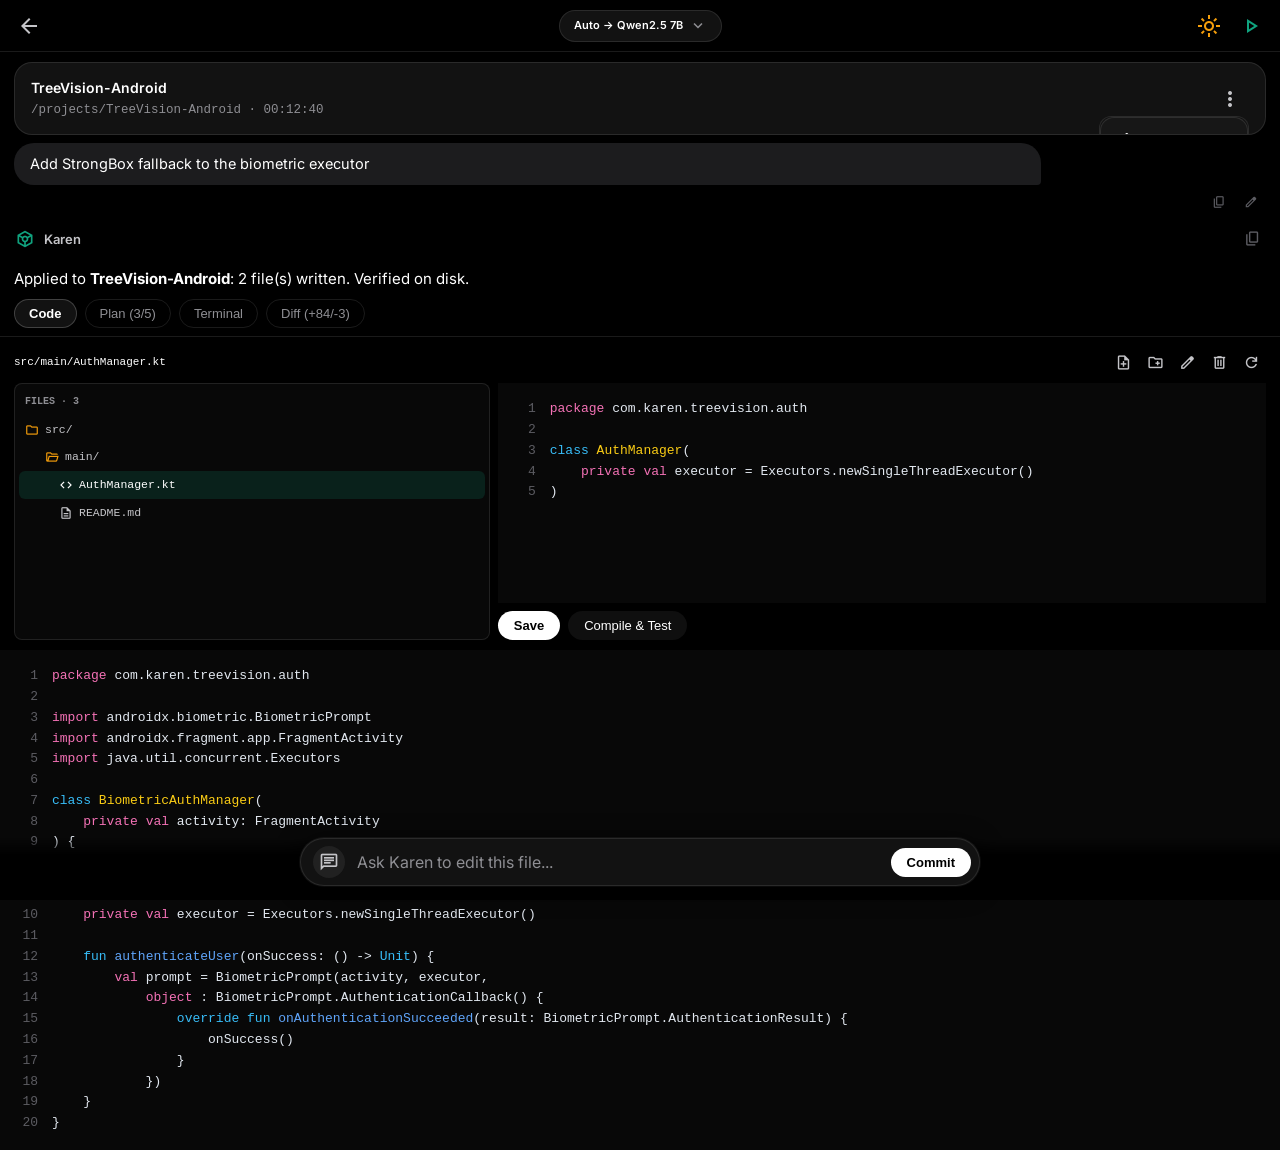
<file: webapp/screens/workspace.html>
<!DOCTYPE html>
<html lang="en">
<head>
<meta charset="utf-8">
<meta name="viewport" content="width=device-width,initial-scale=1,maximum-scale=1,user-scalable=no">
<title>Karen · Dev Canvas</title>
<link rel="stylesheet" href="chatgpt-theme.css">
<script src="theme.js"></script>
<script src="live.js"></script>
<style>
.tab-pill-bar {
  display: flex;
  gap: 8px;
  padding: 8px 14px;
  overflow-x: auto;
  border-bottom: 1px solid var(--border-subtle);
  background: var(--bg-app);
}
.tab-pill-bar::-webkit-scrollbar { display: none; }
.tab-btn {
  background: transparent;
  border: 1px solid var(--border-subtle);
  color: var(--text-muted);
  border-radius: var(--radius-full);
  padding: 6px 14px;
  font-size: 13px;
  font-weight: 500;
  cursor: pointer;
  white-space: nowrap;
  transition: all 0.15s ease;
}
.tab-btn.active {
  background: var(--bg-surface);
  border-color: rgba(255, 255, 255, 0.2);
  color: var(--text-primary);
  font-weight: 600;
}
.canvas-editor {
  background: var(--bg-code);
  font-family: var(--font-mono);
  font-size: 13px;
  line-height: 1.6;
  padding: 16px 14px;
  overflow-x: auto;
  min-height: 380px;
}
.code-line {
  display: flex;
  gap: 14px;
}
.line-num {
  color: var(--text-dim);
  user-select: none;
  width: 24px;
  text-align: right;
  flex-shrink: 0;
}
.line-text {
  color: #e2e8f0;
  white-space: pre;
}
.inline-ai-bubble {
  background: rgba(16, 163, 127, 0.12);
  border-left: 3px solid var(--accent-green);
  border-radius: 0 var(--radius-sm) var(--radius-sm) 0;
  padding: 8px 12px;
  margin: 8px 0 8px 38px;
  font-family: var(--font-sans);
  font-size: 12.5px;
  color: var(--text-primary);
  display: flex;
  align-items: center;
  gap: 8px;
}
.diff-added { background: rgba(16, 185, 129, 0.15); color: #34d399; }
.diff-removed { background: rgba(244, 63, 94, 0.15); color: #fb7185; }
.user-msg-actions { display: flex; justify-content: flex-end; gap: 2px; margin-top: 2px; }
.user-msg-actions .msg-action-btn { width: 30px; height: 30px; }
.user-msg-actions .msg-action-btn .material-symbols-outlined { font-size: 14px; }
.explorer { display: flex; gap: 8px; }
.explorer-tree {
  flex: 0 0 38%; background: rgba(255,255,255,0.03);
  border: 1px solid var(--border-subtle); border-radius: 8px;
  padding: 8px 4px; font-family: var(--font-mono); font-size: 11.5px;
}
.explorer-row { display: flex; align-items: center; gap: 6px; padding: 5px 6px; border-radius: 6px; color: var(--text-secondary); }
.explorer-row.selected { background: rgba(16,163,127,0.16); color: var(--text-primary); }
.explorer-row .material-symbols-outlined { font-size: 14px; }
.explorer-editor { flex: 1; min-width: 0; }
.file-toolbar { display: flex; align-items: center; gap: 2px; padding-bottom: 6px; }
.file-toolbar .icon-btn { width: 30px; height: 30px; }
.file-toolbar .icon-btn .material-symbols-outlined { font-size: 17px; }
.crumb { font-family: var(--font-mono); font-size: 11px; color: var(--text-primary); flex: 1; overflow: hidden; text-overflow: ellipsis; white-space: nowrap; }
.verify-line { font-size: 10.5px; color: var(--text-muted); margin-top: 2px; }
.verify-line.ok { color: var(--accent-green); font-weight: 600; }
.verify-line.warn { color: #f59e0b; }
.git-row { display: flex; align-items: center; gap: 8px; padding: 8px 0; font-size: 11.5px; color: var(--text-muted); font-family: var(--font-mono); }
</style>
</head>
<body>

<!-- Header styled like ChatGPT Canvas -->
<header class="chatgpt-header">
  <div class="header-left">
    <button class="icon-btn" onclick="location.href='chat.html'" aria-label="Back">
      <span class="material-symbols-outlined">arrow_back</span>
    </button>
  </div>
  <div style="display:flex;flex-direction:column;align-items:center">
    <div class="model-selector-pill" style="font-size:11px" onclick="showToast('Auto routing on · best model per task')">
      <span>Auto → Qwen2.5 7B</span>
      <span class="material-symbols-outlined chevron">expand_more</span>
    </div>
  </div>
  <div class="header-right">
    <button class="icon-btn" onclick="toggleTheme()" title="Toggle Dark / Light Mode">
      <span class="material-symbols-outlined theme-toggle-icon">light_mode</span>
    </button>
    <button class="icon-btn" onclick="runTests()" title="Run unit tests">
      <span class="material-symbols-outlined" style="color:var(--accent-green)">play_arrow</span>
    </button>
  </div>
</header>

<!-- Active project header + project card with overflow menu -->
<div style="padding:10px 14px 0">
  <div class="card-group" style="margin-bottom:8px">
    <div class="card-cell">
      <div class="cell-info">
        <span class="cell-title">TreeVision-Android</span>
        <span class="cell-subtitle" style="font-family:var(--font-mono)">/projects/TreeVision-Android · 00:12:40</span>
      </div>
      <div style="position:relative">
        <button class="icon-btn" onclick="document.getElementById('projMenu').classList.toggle('catalog-hidden')" title="Project options">
          <span class="material-symbols-outlined">more_vert</span>
        </button>
        <div id="projMenu" class="catalog-hidden" style="position:absolute;right:0;top:36px;background:var(--bg-surface);border:1px solid var(--border-subtle);border-radius:12px;min-width:150px;z-index:50;overflow:hidden">
          <div class="sheet-option-item" style="padding:10px 14px" onclick="showToast('Rename dialog…')"><span class="material-symbols-outlined" style="font-size:16px">edit</span>&nbsp;&nbsp;Rename</div>
          <div class="sheet-option-item" style="padding:10px 14px" onclick="showToast('Duplicated as TreeVision-Android copy')"><span class="material-symbols-outlined" style="font-size:16px">content_copy</span>&nbsp;&nbsp;Duplicate</div>
          <div class="sheet-option-item" style="padding:10px 14px;color:var(--accent-red)" onclick="showToast('Delete needs confirmation')"><span class="material-symbols-outlined" style="font-size:16px">delete</span>&nbsp;&nbsp;Delete</div>
        </div>
      </div>
    </div>
  </div>
</div>

<!-- Mini project thread: user bubble with copy/edit, assistant with copy -->
<div style="padding:0 14px">
  <div class="chat-message-user">Add StrongBox fallback to the biometric executor</div>
  <div class="user-msg-actions">
    <button class="msg-action-btn" title="Copy" onclick="showToast('Copied to clipboard')"><span class="material-symbols-outlined">content_copy</span></button>
    <button class="msg-action-btn" title="Edit" onclick="showToast('Loaded into composer for editing')"><span class="material-symbols-outlined">edit</span></button>
  </div>
  <div class="chat-message-assistant" style="margin-top:8px">
    <div class="assistant-avatar-badge">
      <div class="karen-spark-logo"><span class="material-symbols-outlined" style="font-size:20px">token</span></div>
      <span class="assistant-name">Karen</span>
      <button class="msg-action-btn" style="margin-left:auto" title="Copy reply" onclick="showToast('Copied to clipboard')"><span class="material-symbols-outlined">content_copy</span></button>
    </div>
    <div class="assistant-content"><p>Applied to <b>TreeVision-Android</b>: 2 file(s) written. Verified on disk.</p></div>
  </div>
</div>

<!-- Canvas Segmented Tabs -->
<div class="tab-pill-bar">
  <button class="tab-btn active" onclick="switchTab(this, 'codeView')">Code</button>
  <button class="tab-btn" onclick="switchTab(this, 'planView')">Plan (3/5)</button>
  <button class="tab-btn" onclick="switchTab(this, 'terminalView')">Terminal</button>
  <button class="tab-btn" onclick="switchTab(this, 'diffView')">Diff (+84/-3)</button>
</div>

<!-- Tab Content: Code Editor with file explorer -->
<div id="codeView" class="tab-content">
  <div style="padding:10px 14px 0">
    <div class="file-toolbar">
      <span class="crumb">src/main/AuthManager.kt</span>
      <button class="icon-btn" title="New file" onclick="showToast('New file: src/main/…')"><span class="material-symbols-outlined">note_add</span></button>
      <button class="icon-btn" title="New folder" onclick="showToast('New folder')"><span class="material-symbols-outlined">create_new_folder</span></button>
      <button class="icon-btn" title="Rename" onclick="showToast('Rename dialog…')"><span class="material-symbols-outlined">edit</span></button>
      <button class="icon-btn" title="Delete" onclick="showToast('Delete needs confirmation')"><span class="material-symbols-outlined">delete</span></button>
      <button class="icon-btn" title="Refresh" onclick="showToast('File tree refreshed')"><span class="material-symbols-outlined">refresh</span></button>
    </div>
    <div class="explorer">
      <div class="explorer-tree">
        <div style="font-size:10px;font-weight:700;color:var(--text-muted);padding:2px 6px 6px">FILES · 3</div>
        <div class="explorer-row"><span class="material-symbols-outlined" style="color:#f59e0b">folder</span> src/</div>
        <div class="explorer-row"><span style="width:14px"></span><span class="material-symbols-outlined" style="color:#f59e0b">folder_open</span> main/</div>
        <div class="explorer-row selected"><span style="width:28px"></span><span class="material-symbols-outlined">code</span> AuthManager.kt</div>
        <div class="explorer-row"><span style="width:28px"></span><span class="material-symbols-outlined">description</span> README.md</div>
      </div>
      <div class="explorer-editor">
        <div class="canvas-editor" style="min-height:220px">
          <div class="code-line"><span class="line-num">1</span><span class="line-text"><span style="color:#f472b6">package</span> com.karen.treevision.auth</span></div>
          <div class="code-line"><span class="line-num">2</span><span class="line-text"></span></div>
          <div class="code-line"><span class="line-num">3</span><span class="line-text"><span style="color:#38bdf8">class</span> <span style="color:#facc15">AuthManager</span>(</span></div>
          <div class="code-line"><span class="line-num">4</span><span class="line-text">    <span style="color:#f472b6">private val</span> executor = Executors.newSingleThreadExecutor()</span></div>
          <div class="code-line"><span class="line-num">5</span><span class="line-text">)</span></div>
        </div>
        <div style="display:flex;gap:8px;margin-top:8px">
          <button class="btn-primary" onclick="showToast('Saved AuthManager.kt')">Save</button>
          <button class="btn-secondary" onclick="showToast('Checks clean')">Compile &amp; Test</button>
        </div>
      </div>
    </div>
  </div>
  <div class="canvas-editor" style="margin-top:10px">
    <div class="code-line"><span class="line-num">1</span><span class="line-text"><span style="color:#f472b6">package</span> com.karen.treevision.auth</span></div>
    <div class="code-line"><span class="line-num">2</span><span class="line-text"></span></div>
    <div class="code-line"><span class="line-num">3</span><span class="line-text"><span style="color:#f472b6">import</span> androidx.biometric.BiometricPrompt</span></div>
    <div class="code-line"><span class="line-num">4</span><span class="line-text"><span style="color:#f472b6">import</span> androidx.fragment.app.FragmentActivity</span></div>
    <div class="code-line"><span class="line-num">5</span><span class="line-text"><span style="color:#f472b6">import</span> java.util.concurrent.Executors</span></div>
    <div class="code-line"><span class="line-num">6</span><span class="line-text"></span></div>
    <div class="code-line"><span class="line-num">7</span><span class="line-text"><span style="color:#38bdf8">class</span> <span style="color:#facc15">BiometricAuthManager</span>(</span></div>
    <div class="code-line"><span class="line-num">8</span><span class="line-text">    <span style="color:#f472b6">private val</span> activity: FragmentActivity</span></div>
    <div class="code-line"><span class="line-num">9</span><span class="line-text">) {</span></div>
    
    <!-- Inline Karen Comment -->
    <div class="inline-ai-bubble">
      <span class="material-symbols-outlined" style="color:var(--accent-green);font-size:18px">token</span>
      <span>Karen: Configured executor pool with StrongBox hardware keystore fallback.</span>
    </div>

    <div class="code-line"><span class="line-num">10</span><span class="line-text">    <span style="color:#f472b6">private val</span> executor = Executors.newSingleThreadExecutor()</span></div>
    <div class="code-line"><span class="line-num">11</span><span class="line-text"></span></div>
    <div class="code-line"><span class="line-num">12</span><span class="line-text">    <span style="color:#38bdf8">fun</span> <span style="color:#60a5fa">authenticateUser</span>(onSuccess: () -&gt; <span style="color:#38bdf8">Unit</span>) {</span></div>
    <div class="code-line"><span class="line-num">13</span><span class="line-text">        <span style="color:#f472b6">val</span> prompt = BiometricPrompt(activity, executor,</span></div>
    <div class="code-line"><span class="line-num">14</span><span class="line-text">            <span style="color:#f472b6">object</span> : BiometricPrompt.AuthenticationCallback() {</span></div>
    <div class="code-line"><span class="line-num">15</span><span class="line-text">                <span style="color:#38bdf8">override fun</span> <span style="color:#60a5fa">onAuthenticationSucceeded</span>(result: BiometricPrompt.AuthenticationResult) {</span></div>
    <div class="code-line"><span class="line-num">16</span><span class="line-text">                    onSuccess()</span></div>
    <div class="code-line"><span class="line-num">17</span><span class="line-text">                }</span></div>
    <div class="code-line"><span class="line-num">18</span><span class="line-text">            })</span></div>
    <div class="code-line"><span class="line-num">19</span><span class="line-text">    }</span></div>
    <div class="code-line"><span class="line-num">20</span><span class="line-text">}</span></div>
  </div>
</div>

<!-- Tab Content: Autonomous Plan (verified — checks off only when real) -->
<div id="planView" class="tab-content" style="display:none;padding:16px 14px">
  <div style="font-size:13.5px;font-weight:600">Plan · 3 of 5 verified · 2 remaining</div>
  <div style="font-size:11.5px;color:var(--text-muted);margin:2px 0 10px">Steps check off only when the work really exists — tap a box to verify.</div>
  <div class="card-group">
    <div class="card-cell">
      <div class="cell-info">
        <span class="cell-title">1. Understand request: StrongBox fallback</span>
        <div class="verify-line ok">Verified complete</div>
      </div>
      <span class="tag-pill green">Done</span>
    </div>
    <div class="card-cell">
      <div class="cell-info">
        <span class="cell-title">2. Break down into subtasks and target files</span>
        <div class="verify-line ok">Verified complete</div>
      </div>
      <span class="tag-pill green">Done</span>
    </div>
    <div class="card-cell">
      <div class="cell-info">
        <span class="cell-title">3. Implement changes in project files</span>
        <div class="verify-line ok">Verified complete</div>
      </div>
      <span class="tag-pill green">Done</span>
    </div>
    <div class="card-cell">
      <div class="cell-info">
        <span class="cell-title">4. Run checks in terminal and verify output</span>
        <div class="verify-line warn">Terminal never ran — open the Terminal tab.</div>
      </div>
      <span class="tag-pill">Pending</span>
    </div>
    <div class="card-cell">
      <div class="cell-info">
        <span class="cell-title">5. Review diff and mark tasks complete</span>
        <div class="verify-line">Tap the box to verify against project state</div>
      </div>
      <span class="tag-pill">Pending</span>
    </div>
  </div>
</div>

<!-- Tab Content: Terminal -->
<div id="terminalView" class="tab-content" style="display:none;padding:16px 14px">
  <div class="code-container">
    <div class="code-header"><span>$ ./gradlew testDebugUnitTest</span></div>
    <pre><code>&gt; Task :app:testDebugUnitTest
✓ BiometricAuthManagerTest &gt; testSuccessAuth PASSED
✓ BiometricAuthManagerTest &gt; testHardwareUnavailableHandled PASSED
↻ Running: CryptoKeyStoreProviderTest &gt; testKeyGen()
27 passed, 1 running... (2.89s)</code></pre>
  </div>
  <div class="git-row">
    <span class="material-symbols-outlined" style="font-size:15px">cloud_upload</span>
    <span style="flex:1;overflow:hidden;text-overflow:ellipsis;white-space:nowrap">github.com/you/treevision.git</span>
    <button class="btn-secondary" style="padding:4px 10px;font-size:11.5px" onclick="showToast('Remote saved on-device')">Remote</button>
    <button class="btn-secondary" style="padding:4px 10px;font-size:11.5px" onclick="showToast('Committed snapshot')">Commit</button>
    <button class="btn-primary" style="padding:4px 12px;font-size:11.5px" onclick="showToast('Pushed to origin')">Push</button>
  </div>
</div>

<!-- Tab Content: Diff -->
<div id="diffView" class="tab-content" style="display:none;padding:16px 14px">
  <div class="code-container">
    <div class="code-header"><span>git diff --stat</span></div>
    <pre><code>BiometricAuthManager.kt | +84 additions
AuthState.kt            | Unchanged
CryptoUtils.kt          | +12 -3 modifications</code></pre>
  </div>
</div>

<!-- Bottom Floating Composer for Canvas -->
<div class="composer-dock">
  <div class="composer-dock-inner">
    <button class="composer-attach-btn" onclick="location.href='chat.html'">
      <span class="material-symbols-outlined" style="font-size:20px">chat</span>
    </button>
    <input type="text" class="composer-input" placeholder="Ask Karen to edit this file...">
    <button class="btn-primary" onclick="alert('Changes approved and committed locally.')">Commit</button>
  </div>
</div>

<script>
function showToast(msg) {
  let t = document.getElementById('wsToast');
  if (!t) {
    t = document.createElement('div');
    t.id = 'wsToast';
    t.style.cssText = 'position:fixed;bottom:80px;left:50%;transform:translateX(-50%);background:rgba(47,47,47,0.95);color:#fff;padding:8px 18px;border-radius:9999px;font-size:13px;z-index:200;transition:opacity 0.2s;';
    document.body.appendChild(t);
  }
  t.innerText = msg;
  t.style.opacity = '1';
  clearTimeout(t._h);
  t._h = setTimeout(() => t.style.opacity = '0', 2000);
}

function switchTab(btn, tabId) {
  document.querySelectorAll('.tab-btn').forEach(b => b.classList.remove('active'));
  btn.classList.add('active');
  document.querySelectorAll('.tab-content').forEach(c => c.style.display = 'none');
  document.getElementById(tabId).style.display = 'block';
}

function runTests() {
  switchTab(document.querySelectorAll('.tab-btn')[2], 'terminalView');
}
</script>

</body>
</html>
</file>
<file: webapp/screens/chatgpt-theme.css>
/* ChatGPT Mobile App Design System with Light, Charcoal & Pure OLED Themes */
@import url('https://fonts.googleapis.com/css2?family=Inter:wght@400;500;600;700&display=swap');
@import url('https://fonts.googleapis.com/css2?family=Material+Symbols+Outlined:opsz,wght,FILL,GRAD@20..48,100..700,0..1,-50..200');

/* Standard Charcoal Dark Mode (#212121) */
:root {
  --bg-app: #212121;
  --bg-header: rgba(33, 33, 33, 0.95);
  --bg-drawer: #171717;
  --bg-surface: #2f2f2f;
  --bg-surface-hover: #383838;
  --bg-surface-active: #404040;
  --bg-composer: #2f2f2f;
  --bg-user-bubble: #2f2f2f;
  --bg-code: #141414;
  --bg-code-header: #1e1e1e;
  
  --text-primary: #ececec;
  --text-secondary: #b4b4b4;
  --text-muted: #8e8ea0;
  --text-dim: #63636e;
  
  --border-subtle: rgba(255, 255, 255, 0.08);
  --border-card: rgba(255, 255, 255, 0.1);
  --border-divider: #2a2a2a;
  
  --shadow-dock: 0 4px 20px rgba(0, 0, 0, 0.4);
  
  --accent-green: #10a37f;
  --accent-green-hover: #1a7f64;
  --accent-blue: #38bdf8;
  --accent-red: #ef4444;
  --accent-purple: #ab68ff;
  
  --radius-full: 9999px;
  --radius-lg: 18px;
  --radius-md: 14px;
  --radius-sm: 8px;
  
  --font-sans: 'Inter', -apple-system, BlinkMacSystemFont, 'Segoe UI', Roboto, Helvetica, Arial, sans-serif;
  --font-mono: 'SF Mono', ui-monospace, Menlo, Monaco, Consolas, 'Liberation Mono', monospace;
}

/* Pure OLED Black Mode (#000000 True Pitch Black for AMOLED / OLED mobile screens) */
[data-theme="oled"], html.oled, body.oled, [data-theme="dark"] {
  --bg-app: #000000;
  --bg-header: rgba(0, 0, 0, 0.92);
  --bg-drawer: #000000;
  --bg-surface: #121212;
  --bg-surface-hover: #1c1c1c;
  --bg-surface-active: #262626;
  --bg-composer: #121212;
  --bg-user-bubble: #1c1c1e;
  --bg-code: #080808;
  --bg-code-header: #141414;
  
  --text-primary: #ffffff;
  --text-secondary: #c4c4c8;
  --text-muted: #8e8e93;
  --text-dim: #5c5c62;
  
  --border-subtle: rgba(255, 255, 255, 0.1);
  --border-card: rgba(255, 255, 255, 0.15);
  --border-divider: #1c1c1e;
  
  --shadow-dock: 0 4px 24px rgba(0, 0, 0, 0.8), 0 0 0 1px rgba(255, 255, 255, 0.08);
}

/* ChatGPT Signature Light Mode (#FFFFFF Clean Minimalist) */
[data-theme="light"], html.light, body.light {
  --bg-app: #ffffff;
  --bg-header: rgba(255, 255, 255, 0.94);
  --bg-drawer: #f9f9f9;
  --bg-surface: #f4f4f4;
  --bg-surface-hover: #eaeaea;
  --bg-surface-active: #dfdfdf;
  --bg-composer: #f4f4f4;
  --bg-user-bubble: #e9e9eb;
  --bg-code: #f6f8fa;
  --bg-code-header: #eaeef2;
  
  --text-primary: #0d0d0d;
  --text-secondary: #4a4a4f;
  --text-muted: #6e6e73;
  --text-dim: #99999f;
  
  --border-subtle: rgba(0, 0, 0, 0.08);
  --border-card: rgba(0, 0, 0, 0.09);
  --border-divider: #e5e5ea;
  
  --shadow-dock: 0 4px 20px rgba(0, 0, 0, 0.08), 0 0 0 1px rgba(0, 0, 0, 0.06);
}

* {
  box-sizing: border-box;
  -webkit-tap-highlight-color: transparent;
}

body {
  margin: 0;
  padding: 0;
  background-color: var(--bg-app);
  color: var(--text-primary);
  font-family: var(--font-sans);
  font-size: 15px;
  line-height: 1.55;
  -webkit-font-smoothing: antialiased;
  -moz-osx-font-smoothing: grayscale;
  overflow-x: hidden;
  min-height: 100vh;
  transition: background-color 0.2s ease, color 0.2s ease;
}

/* Material Symbols alignment */
.material-symbols-outlined {
  font-variation-settings: 'FILL' 0, 'wght' 400, 'GRAD' 0, 'opsz' 24;
  vertical-align: middle;
  line-height: 1;
}

/* Top App Bar */
.chatgpt-header {
  position: sticky;
  top: 0;
  z-index: 40;
  height: 52px;
  background: var(--bg-header);
  backdrop-filter: blur(14px);
  -webkit-backdrop-filter: blur(14px);
  display: grid;
  grid-template-columns: 1fr auto 1fr;
  align-items: center;
  padding: 0 10px;
  border-bottom: 1px solid var(--border-subtle);
  transition: background 0.2s ease, border-color 0.2s ease;
}

.chatgpt-header .header-left {
  display: flex;
  align-items: center;
  justify-content: flex-start;
  gap: 4px;
}

.chatgpt-header .header-center {
  display: flex;
  align-items: center;
  justify-content: center;
}

.chatgpt-header .header-right {
  display: flex;
  align-items: center;
  justify-content: flex-end;
  gap: 4px;
}

.icon-btn {
  background: transparent;
  border: none;
  color: var(--text-secondary);
  width: 38px;
  height: 38px;
  border-radius: 50%;
  display: flex;
  align-items: center;
  justify-content: center;
  cursor: pointer;
  transition: background 0.15s ease, color 0.15s ease, transform 0.1s ease;
  padding: 0;
}

.icon-btn:hover {
  background: var(--bg-surface-hover);
  color: var(--text-primary);
}

.icon-btn:active {
  transform: scale(0.94);
}

/* Model Selector Pill */
.model-selector-pill {
  background: var(--bg-surface);
  border: 1px solid var(--border-subtle);
  color: var(--text-primary);
  border-radius: var(--radius-full);
  padding: 6px 14px;
  font-size: 13.5px;
  font-weight: 600;
  display: flex;
  align-items: center;
  gap: 6px;
  cursor: pointer;
  transition: all 0.15s ease;
  user-select: none;
}

.model-selector-pill:hover {
  background: var(--bg-surface-hover);
}

.model-selector-pill .chevron {
  font-size: 18px;
  color: var(--text-muted);
  transition: transform 0.2s ease;
}

.model-selector-pill.open .chevron {
  transform: rotate(180deg);
}

/* Slide-out Sidebar Drawer */
.drawer-backdrop {
  position: fixed;
  inset: 0;
  background: rgba(0, 0, 0, 0.65);
  backdrop-filter: blur(4px);
  z-index: 100;
  opacity: 0;
  pointer-events: none;
  transition: opacity 0.25s ease;
}

.drawer-backdrop.active {
  opacity: 1;
  pointer-events: auto;
}

.chatgpt-drawer {
  position: fixed;
  top: 0;
  left: 0;
  bottom: 0;
  width: min(320px, 84vw);
  background: var(--bg-drawer);
  z-index: 101;
  transform: translateX(-100%);
  transition: transform 0.28s cubic-bezier(0.16, 1, 0.3, 1), background 0.2s ease;
  display: flex;
  flex-direction: column;
  box-shadow: 4px 0 24px rgba(0, 0, 0, 0.25);
  border-right: 1px solid var(--border-subtle);
}

.chatgpt-drawer.active {
  transform: translateX(0);
}

.drawer-header {
  padding: 16px 14px 12px;
  display: flex;
  flex-direction: column;
  gap: 12px;
  border-bottom: 1px solid var(--border-subtle);
}

.drawer-top-row {
  display: flex;
  justify-content: space-between;
  align-items: center;
}

.drawer-top-row .brand-title {
  font-size: 16px;
  font-weight: 700;
  letter-spacing: -0.01em;
  display: flex;
  align-items: center;
  gap: 8px;
}

.drawer-search {
  display: flex;
  align-items: center;
  background: var(--bg-surface);
  border-radius: var(--radius-full);
  padding: 8px 14px;
  gap: 8px;
  color: var(--text-muted);
}

.drawer-search input {
  background: transparent;
  border: none;
  outline: none;
  color: var(--text-primary);
  font-size: 13.5px;
  width: 100%;
}

.drawer-search input::placeholder {
  color: var(--text-muted);
}

.new-chat-btn {
  display: flex;
  align-items: center;
  gap: 10px;
  background: transparent;
  border: 1px dashed var(--border-card);
  color: var(--text-primary);
  border-radius: var(--radius-full);
  padding: 9px 16px;
  font-size: 13.5px;
  font-weight: 500;
  cursor: pointer;
  transition: background 0.15s ease, border-color 0.15s ease;
  width: 100%;
  justify-content: center;
}

.new-chat-btn:hover {
  background: var(--bg-surface);
  border-color: var(--accent-green);
}

.drawer-content {
  flex: 1;
  overflow-y: auto;
  padding: 12px 8px;
  display: flex;
  flex-direction: column;
  gap: 18px;
}

.drawer-section-title {
  font-size: 11px;
  font-weight: 600;
  text-transform: uppercase;
  letter-spacing: 0.06em;
  color: var(--text-muted);
  padding: 0 10px;
  margin-bottom: 4px;
}

.drawer-nav-item {
  display: flex;
  align-items: center;
  gap: 12px;
  padding: 9px 12px;
  color: var(--text-secondary);
  text-decoration: none;
  border-radius: var(--radius-sm);
  font-size: 13.5px;
  font-weight: 500;
  transition: background 0.15s ease, color 0.15s ease;
  cursor: pointer;
}

.drawer-nav-item:hover {
  background: var(--bg-surface);
  color: var(--text-primary);
}

.drawer-nav-item.active {
  background: var(--bg-surface);
  color: var(--text-primary);
  font-weight: 600;
}

.drawer-nav-item .material-symbols-outlined {
  font-size: 20px;
  color: var(--text-muted);
}

.drawer-nav-item.active .material-symbols-outlined {
  color: var(--accent-green);
}

/* Drawer Theme Box */
.drawer-theme-box {
  background: var(--bg-surface);
  border-radius: var(--radius-md);
  padding: 10px 12px;
  margin: 0 4px;
  display: flex;
  align-items: center;
  justify-content: space-between;
  border: 1px solid var(--border-subtle);
}

.drawer-theme-meta {
  display: flex;
  flex-direction: column;
  gap: 2px;
}

.drawer-theme-title {
  font-size: 13px;
  font-weight: 600;
  color: var(--text-primary);
  display: flex;
  align-items: center;
  gap: 6px;
}

.drawer-theme-sub {
  font-size: 11px;
  color: var(--text-muted);
}

.drawer-footer {
  padding: 12px 14px;
  border-top: 1px solid var(--border-subtle);
  display: flex;
  align-items: center;
  justify-content: space-between;
  background: var(--bg-drawer);
}

.user-profile-pill {
  display: flex;
  align-items: center;
  gap: 10px;
  cursor: pointer;
  padding: 4px 6px;
  border-radius: var(--radius-sm);
  transition: background 0.15s ease;
  flex: 1;
}

.user-profile-pill:hover {
  background: var(--bg-surface);
}

.user-avatar {
  width: 32px;
  height: 32px;
  border-radius: 50%;
  background: #10a37f;
  color: #fff;
  font-weight: 700;
  font-size: 13px;
  display: flex;
  align-items: center;
  justify-content: center;
}

.user-meta {
  display: flex;
  flex-direction: column;
}

.user-name {
  font-size: 13px;
  font-weight: 600;
  color: var(--text-primary);
}

.user-plan {
  font-size: 11px;
  color: var(--text-muted);
}

/* Chat Message Canvas */
.chat-container {
  max-width: 680px;
  margin: 0 auto;
  padding: 16px 14px 85px;
  display: flex;
  flex-direction: column;
  gap: 20px;
}

/* User Message Bubble */
.chat-message-user {
  align-self: flex-end;
  max-width: 82%;
  background: var(--bg-user-bubble);
  color: var(--text-primary);
  padding: 10px 16px;
  border-radius: 20px 20px 4px 20px;
  font-size: 14.5px;
  line-height: 1.5;
  word-break: break-word;
  box-shadow: 0 1px 3px rgba(0, 0, 0, 0.05);
  transition: background 0.2s ease, color 0.2s ease;
}

/* Assistant Message Typography Flow */
.chat-message-assistant {
  align-self: flex-start;
  width: 100%;
  display: flex;
  flex-direction: column;
  gap: 12px;
}

.assistant-avatar-badge {
  display: flex;
  align-items: center;
  gap: 8px;
  margin-bottom: 2px;
}

.karen-spark-logo {
  width: 22px;
  height: 22px;
  border-radius: 50%;
  display: flex;
  align-items: center;
  justify-content: center;
  background: transparent;
  color: var(--accent-green);
}

.assistant-name {
  font-size: 13px;
  font-weight: 600;
  color: var(--text-secondary);
}

.assistant-content {
  font-size: 15px;
  line-height: 1.62;
  color: var(--text-primary);
}

.assistant-content p {
  margin: 0 0 12px 0;
}

.assistant-content p:last-child {
  margin-bottom: 0;
}

/* Reasoning / Thought Accordion (ChatGPT o1/o3 style) */
.thought-box {
  background: rgba(125, 125, 125, 0.06);
  border: 1px solid var(--border-subtle);
  border-radius: var(--radius-md);
  overflow: hidden;
  margin: 6px 0;
  font-size: 13px;
}

.thought-header {
  padding: 8px 12px;
  display: flex;
  align-items: center;
  gap: 8px;
  color: var(--text-muted);
  cursor: pointer;
  user-select: none;
  font-weight: 500;
  transition: background 0.15s ease, color 0.15s ease;
}

.thought-header:hover {
  background: rgba(125, 125, 125, 0.1);
  color: var(--text-secondary);
}

.thought-dot {
  width: 8px;
  height: 8px;
  border-radius: 50%;
  background: var(--accent-green);
  box-shadow: 0 0 8px rgba(16, 163, 127, 0.6);
  animation: pulse-dot 2s infinite ease-in-out;
}

@keyframes pulse-dot {
  0%, 100% { opacity: 0.5; transform: scale(0.9); }
  50% { opacity: 1; transform: scale(1.1); }
}

.thought-body {
  padding: 8px 14px 12px;
  color: var(--text-muted);
  line-height: 1.5;
  border-top: 1px solid var(--border-subtle);
  font-size: 12.5px;
  display: none;
}

.thought-box.open .thought-body {
  display: block;
}

.thought-box.open .thought-chevron {
  transform: rotate(180deg);
}

.thought-chevron {
  margin-left: auto;
  font-size: 18px;
  transition: transform 0.2s ease;
}

/* Tool execution chip */
.tool-pill {
  display: inline-flex;
  align-items: center;
  gap: 6px;
  background: rgba(125, 125, 125, 0.08);
  border: 1px solid var(--border-subtle);
  border-radius: var(--radius-full);
  padding: 5px 12px;
  font-size: 12.5px;
  color: var(--text-secondary);
  font-family: var(--font-mono);
  margin: 4px 0;
}

.tool-pill b {
  color: var(--accent-green);
  font-weight: 600;
}

/* Code Snippet Box (ChatGPT signature style) */
.code-container {
  background: var(--bg-code);
  border: 1px solid var(--border-subtle);
  border-radius: var(--radius-md);
  overflow: hidden;
  margin: 12px 0;
  font-family: var(--font-mono);
  font-size: 12.5px;
}

.code-header {
  background: var(--bg-code-header);
  padding: 6px 12px;
  display: flex;
  justify-content: space-between;
  align-items: center;
  color: var(--text-muted);
  font-size: 11.5px;
  text-transform: lowercase;
}

.copy-code-btn {
  background: transparent;
  border: none;
  color: var(--text-muted);
  display: flex;
  align-items: center;
  gap: 4px;
  font-size: 11.5px;
  cursor: pointer;
  padding: 4px 6px;
  border-radius: 4px;
  font-family: var(--font-sans);
}

.copy-code-btn:hover {
  color: var(--text-primary);
  background: var(--bg-surface);
}

.code-container pre {
  margin: 0;
  padding: 12px 14px;
  overflow-x: auto;
  color: var(--text-primary);
  line-height: 1.5;
}

/* Interactive Action / Confirmation Card */
.action-card {
  background: var(--bg-surface);
  border: 1px solid var(--border-card);
  border-radius: var(--radius-md);
  padding: 14px 16px;
  margin: 8px 0;
  display: flex;
  flex-direction: column;
  gap: 8px;
  transition: background 0.2s ease, border-color 0.2s ease;
}

.action-card-title {
  font-size: 14px;
  font-weight: 600;
  color: var(--text-primary);
  display: flex;
  align-items: center;
  gap: 8px;
}

.action-card-subtitle {
  font-size: 12.5px;
  color: var(--text-muted);
  line-height: 1.45;
}

.action-card-buttons {
  display: flex;
  gap: 8px;
  margin-top: 4px;
}

.btn-primary {
  background: var(--text-primary);
  color: var(--bg-app);
  border: none;
  border-radius: var(--radius-full);
  padding: 7px 16px;
  font-size: 13px;
  font-weight: 600;
  cursor: pointer;
  transition: opacity 0.15s ease;
}

.btn-primary:hover {
  opacity: 0.9;
}

.btn-secondary {
  background: rgba(125, 125, 125, 0.12);
  color: var(--text-primary);
  border: none;
  border-radius: var(--radius-full);
  padding: 7px 16px;
  font-size: 13px;
  font-weight: 500;
  cursor: pointer;
  transition: background 0.15s ease;
}

.btn-secondary:hover {
  background: rgba(125, 125, 125, 0.2);
}

/* Assistant Message Bottom Action Row (Copy, Thumbs, Speaker, Share) */
.msg-actions {
  display: flex;
  align-items: center;
  gap: 4px;
  margin-top: 4px;
}

.msg-action-btn {
  background: transparent;
  border: none;
  color: var(--text-dim);
  width: 28px;
  height: 28px;
  border-radius: 6px;
  display: flex;
  align-items: center;
  justify-content: center;
  cursor: pointer;
  transition: color 0.15s ease, background 0.15s ease;
}

.msg-action-btn:hover {
  color: var(--text-secondary);
  background: var(--bg-surface);
}

.msg-action-btn .material-symbols-outlined {
  font-size: 17px;
}

/* Bottom Floating Composer (Signature ChatGPT Mobile) */
.composer-dock {
  position: fixed;
  bottom: 0;
  left: 0;
  right: 0;
  padding: 0 12px 14px;
  background: linear-gradient(to top, var(--bg-app) 70%, transparent);
  z-index: 30;
  pointer-events: none;
  transition: background 0.2s ease;
}

.composer-dock-inner {
  pointer-events: auto;
  max-width: 680px;
  margin: 0 auto;
  background: var(--bg-composer);
  border: 1px solid var(--border-subtle);
  border-radius: var(--radius-full);
  display: flex;
  align-items: center;
  padding: 6px 8px 6px 12px;
  gap: 8px;
  box-shadow: var(--shadow-dock);
  transition: background 0.2s ease, border-color 0.2s ease;
}

.composer-attach-btn {
  width: 32px;
  height: 32px;
  border-radius: 50%;
  background: rgba(125, 125, 125, 0.14);
  border: none;
  color: var(--text-secondary);
  display: flex;
  align-items: center;
  justify-content: center;
  cursor: pointer;
  flex-shrink: 0;
  transition: background 0.15s ease, color 0.15s ease;
}

.composer-attach-btn:hover {
  background: rgba(125, 125, 125, 0.24);
  color: var(--text-primary);
}

.composer-input {
  flex: 1;
  min-width: 0;
  background: transparent;
  border: none;
  outline: none;
  color: var(--text-primary);
  font-family: var(--font-sans);
  font-size: 16px;
  padding: 7px 4px;
}

.composer-input::placeholder {
  color: var(--text-muted);
}

.composer-actions {
  display: flex;
  align-items: center;
  gap: 4px;
}

/* Headphone / Voice button (ChatGPT Mobile Voice) */
.composer-voice-btn {
  width: 34px;
  height: 34px;
  border-radius: 50%;
  background: transparent;
  border: none;
  color: var(--text-secondary);
  display: flex;
  align-items: center;
  justify-content: center;
  cursor: pointer;
  transition: background 0.15s ease, color 0.15s ease;
}

.composer-voice-btn:hover {
  background: rgba(125, 125, 125, 0.14);
  color: var(--text-primary);
}

/* Filled Send Button */
.composer-send-btn {
  width: 34px;
  height: 34px;
  border-radius: 50%;
  background: var(--text-primary);
  border: none;
  color: var(--bg-app);
  display: flex;
  align-items: center;
  justify-content: center;
  cursor: pointer;
  font-weight: 700;
  transition: transform 0.15s ease, opacity 0.15s ease;
}

.composer-send-btn:hover {
  opacity: 0.9;
}

.composer-send-btn:active {
  transform: scale(0.92);
}

/* Bottom Sheet Modal (Model Selector & Actions) */
.sheet-backdrop {
  position: fixed;
  inset: 0;
  background: rgba(0, 0, 0, 0.55);
  backdrop-filter: blur(6px);
  z-index: 120;
  opacity: 0;
  pointer-events: none;
  transition: opacity 0.22s ease;
}

.sheet-backdrop.active {
  opacity: 1;
  pointer-events: auto;
}

.bottom-sheet {
  position: fixed;
  left: 0;
  right: 0;
  bottom: 0;
  max-width: 600px;
  max-height: 85vh;
  overflow-y: auto;
  margin: 0 auto;
  background: var(--bg-surface);
  border-radius: 24px 24px 0 0;
  z-index: 121;
  padding: 12px 18px 28px;
  transform: translateY(100%);
  transition: transform 0.28s cubic-bezier(0.16, 1, 0.3, 1), background 0.2s ease;
  display: flex;
  flex-direction: column;
  gap: 16px;
  border-top: 1px solid var(--border-subtle);
  box-shadow: 0 -4px 24px rgba(0, 0, 0, 0.2);
}

.bottom-sheet.active {
  transform: translateY(0);
}

.sheet-handle {
  width: 38px;
  height: 4px;
  background: rgba(125, 125, 125, 0.3);
  border-radius: 2px;
  margin: 0 auto 6px;
}

.sheet-title {
  font-size: 16px;
  font-weight: 700;
  color: var(--text-primary);
}

.sheet-options-list {
  display: flex;
  flex-direction: column;
  gap: 8px;
}

.sheet-option-item {
  display: flex;
  align-items: center;
  justify-content: space-between;
  padding: 12px 14px;
  background: rgba(125, 125, 125, 0.05);
  border: 1px solid var(--border-subtle);
  border-radius: var(--radius-md);
  cursor: pointer;
  transition: background 0.15s ease;
}

.sheet-option-item:hover {
  background: rgba(125, 125, 125, 0.1);
}

.sheet-option-item.selected {
  border-color: var(--accent-green);
  background: rgba(16, 163, 127, 0.08);
}

.sheet-option-left {
  display: flex;
  flex-direction: column;
  gap: 2px;
}

.sheet-option-name {
  font-size: 14px;
  font-weight: 600;
  color: var(--text-primary);
}

.sheet-option-desc {
  font-size: 12px;
  color: var(--text-muted);
}

/* Minimalist Card & List Components (for Home, Files, Memory, Settings) */
.content-wrapper {
  max-width: 680px;
  margin: 0 auto;
  padding: 16px 14px 100px;
  display: flex;
  flex-direction: column;
  gap: 18px;
}

.section-label {
  font-size: 12px;
  font-weight: 600;
  text-transform: uppercase;
  letter-spacing: 0.06em;
  color: var(--text-muted);
  margin: 8px 4px 2px;
}

.card-group {
  background: var(--bg-surface);
  border-radius: var(--radius-lg);
  border: 1px solid var(--border-subtle);
  overflow: hidden;
  display: flex;
  flex-direction: column;
  transition: background 0.2s ease, border-color 0.2s ease;
}

.card-cell {
  padding: 14px 16px;
  display: flex;
  align-items: center;
  justify-content: space-between;
  gap: 12px;
  border-bottom: 1px solid var(--border-divider);
  transition: background 0.15s ease;
  text-decoration: none;
  color: inherit;
}

.card-cell:last-child {
  border-bottom: none;
}

.card-cell:hover {
  background: var(--bg-surface-hover);
}

.cell-info {
  display: flex;
  flex-direction: column;
  gap: 2px;
}

.cell-title {
  font-size: 14px;
  font-weight: 600;
  color: var(--text-primary);
}

.cell-subtitle {
  font-size: 12.5px;
  color: var(--text-muted);
}

.cell-value {
  font-size: 13px;
  color: var(--text-secondary);
  font-family: var(--font-mono);
}

/* Toggle Switch (ChatGPT / iOS minimalist style) */
.switch {
  position: relative;
  display: inline-block;
  width: 44px;
  height: 24px;
  flex-shrink: 0;
}

.switch input {
  opacity: 0;
  width: 0;
  height: 0;
}

.slider {
  position: absolute;
  cursor: pointer;
  top: 0; left: 0; right: 0; bottom: 0;
  background-color: #8e8e93;
  transition: 0.25s ease;
  border-radius: 24px;
}

.slider:before {
  position: absolute;
  content: "";
  height: 18px;
  width: 18px;
  left: 3px;
  bottom: 3px;
  background-color: white;
  transition: 0.25s ease;
  border-radius: 50%;
}

input:checked + .slider {
  background-color: var(--accent-green);
}

input:checked + .slider:before {
  transform: translateX(20px);
}

/* Minimalist Chip / Pill */
.tag-pill {
  font-size: 11px;
  font-weight: 600;
  padding: 3px 8px;
  border-radius: var(--radius-full);
  background: rgba(125, 125, 125, 0.12);
  color: var(--text-secondary);
  display: inline-flex;
  align-items: center;
  gap: 4px;
}

.tag-pill.green {
  background: rgba(16, 163, 127, 0.15);
  color: var(--accent-green);
}

.tag-pill.blue {
  background: rgba(56, 189, 248, 0.15);
  color: var(--accent-blue);
}

/* Light Mode Specific Overrides */
[data-theme="light"] .action-card {
  background: #ffffff;
  border-color: rgba(0, 0, 0, 0.08);
  box-shadow: 0 1px 3px rgba(0, 0, 0, 0.04);
}

[data-theme="light"] .card-group {
  background: #ffffff;
  border-color: rgba(0, 0, 0, 0.08);
  box-shadow: 0 1px 3px rgba(0, 0, 0, 0.04);
}

[data-theme="light"] .code-container pre code {
  color: #1f2328;
}

[data-theme="light"] .drawer-theme-box {
  background: #ffffff;
}

[data-theme="light"] .slider {
  background-color: #d1d1d6;
}

/* Responsive adjustments */
@media (max-width: 480px) {
  body {
    font-size: 14px;
  }
  .chat-container {
    padding: 12px 10px 130px;
  }
  .chat-message-user {
    max-width: 88%;
  }
}
</file>
